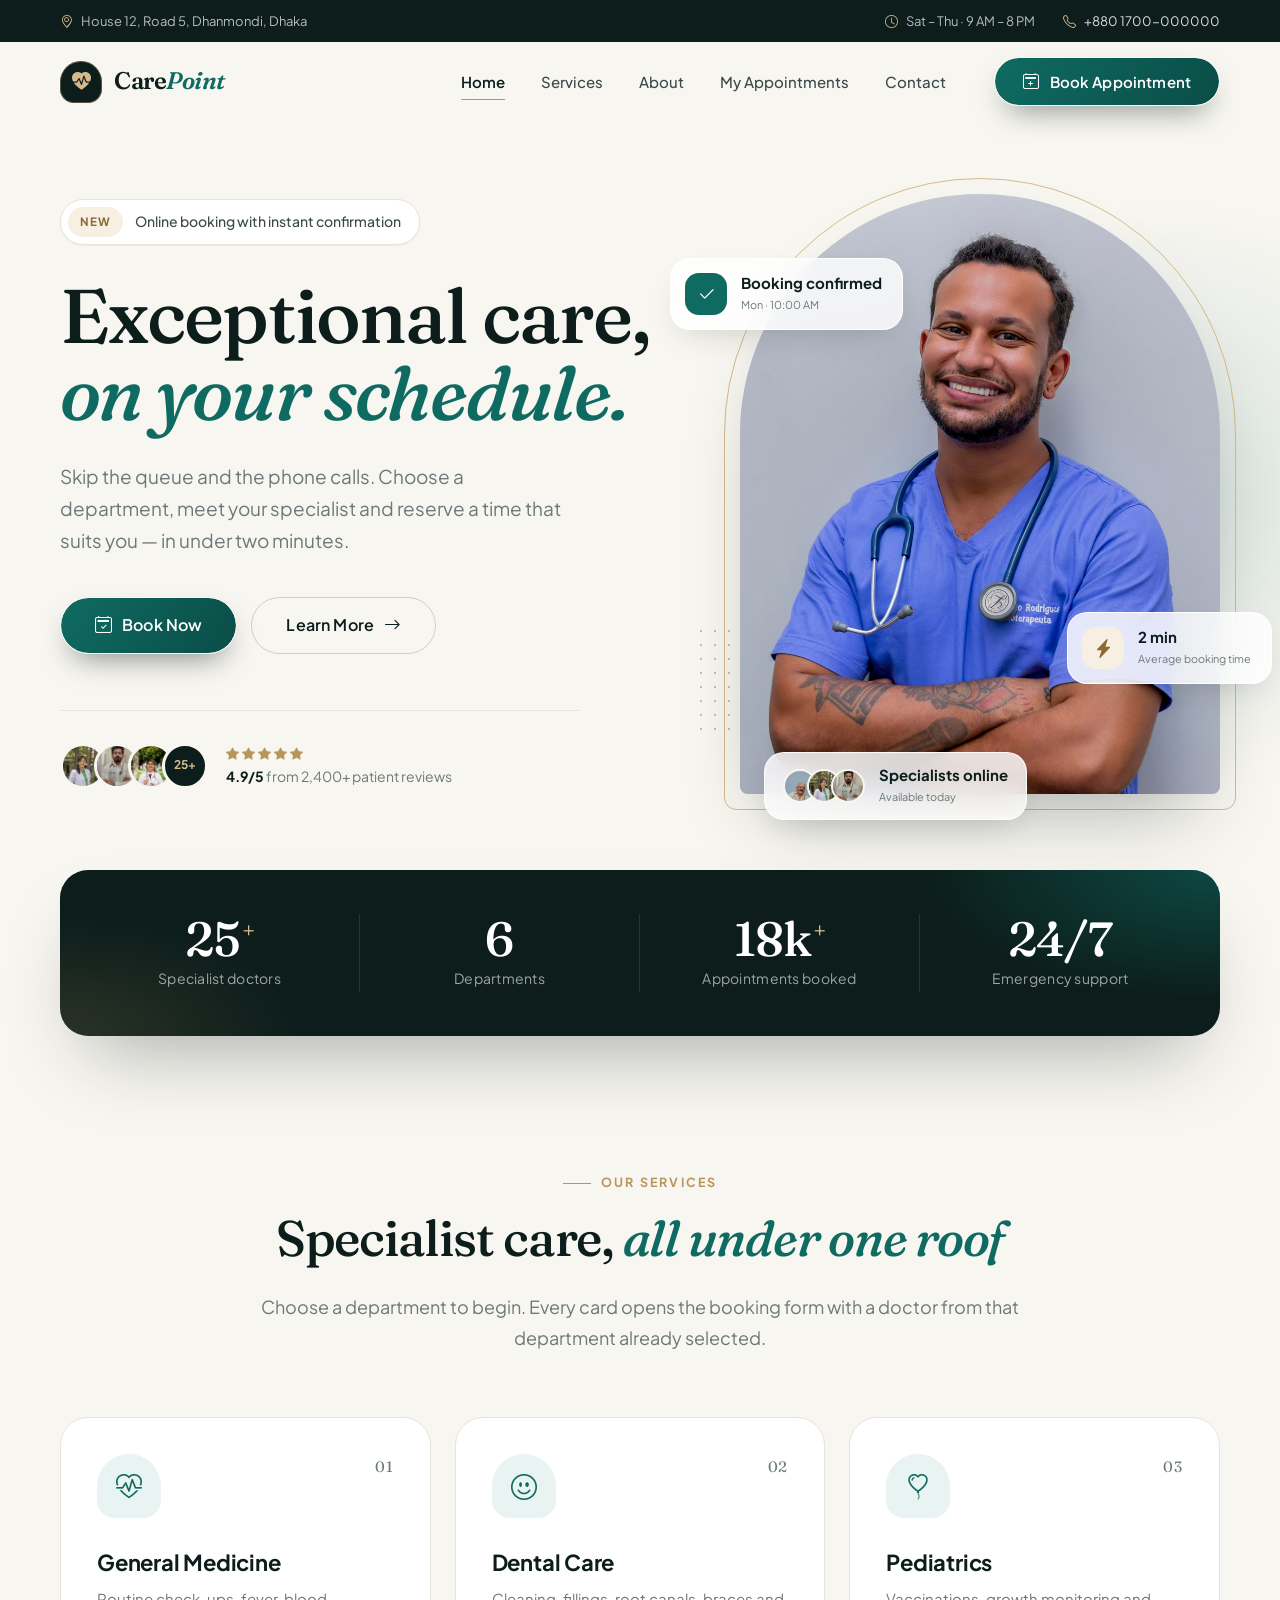
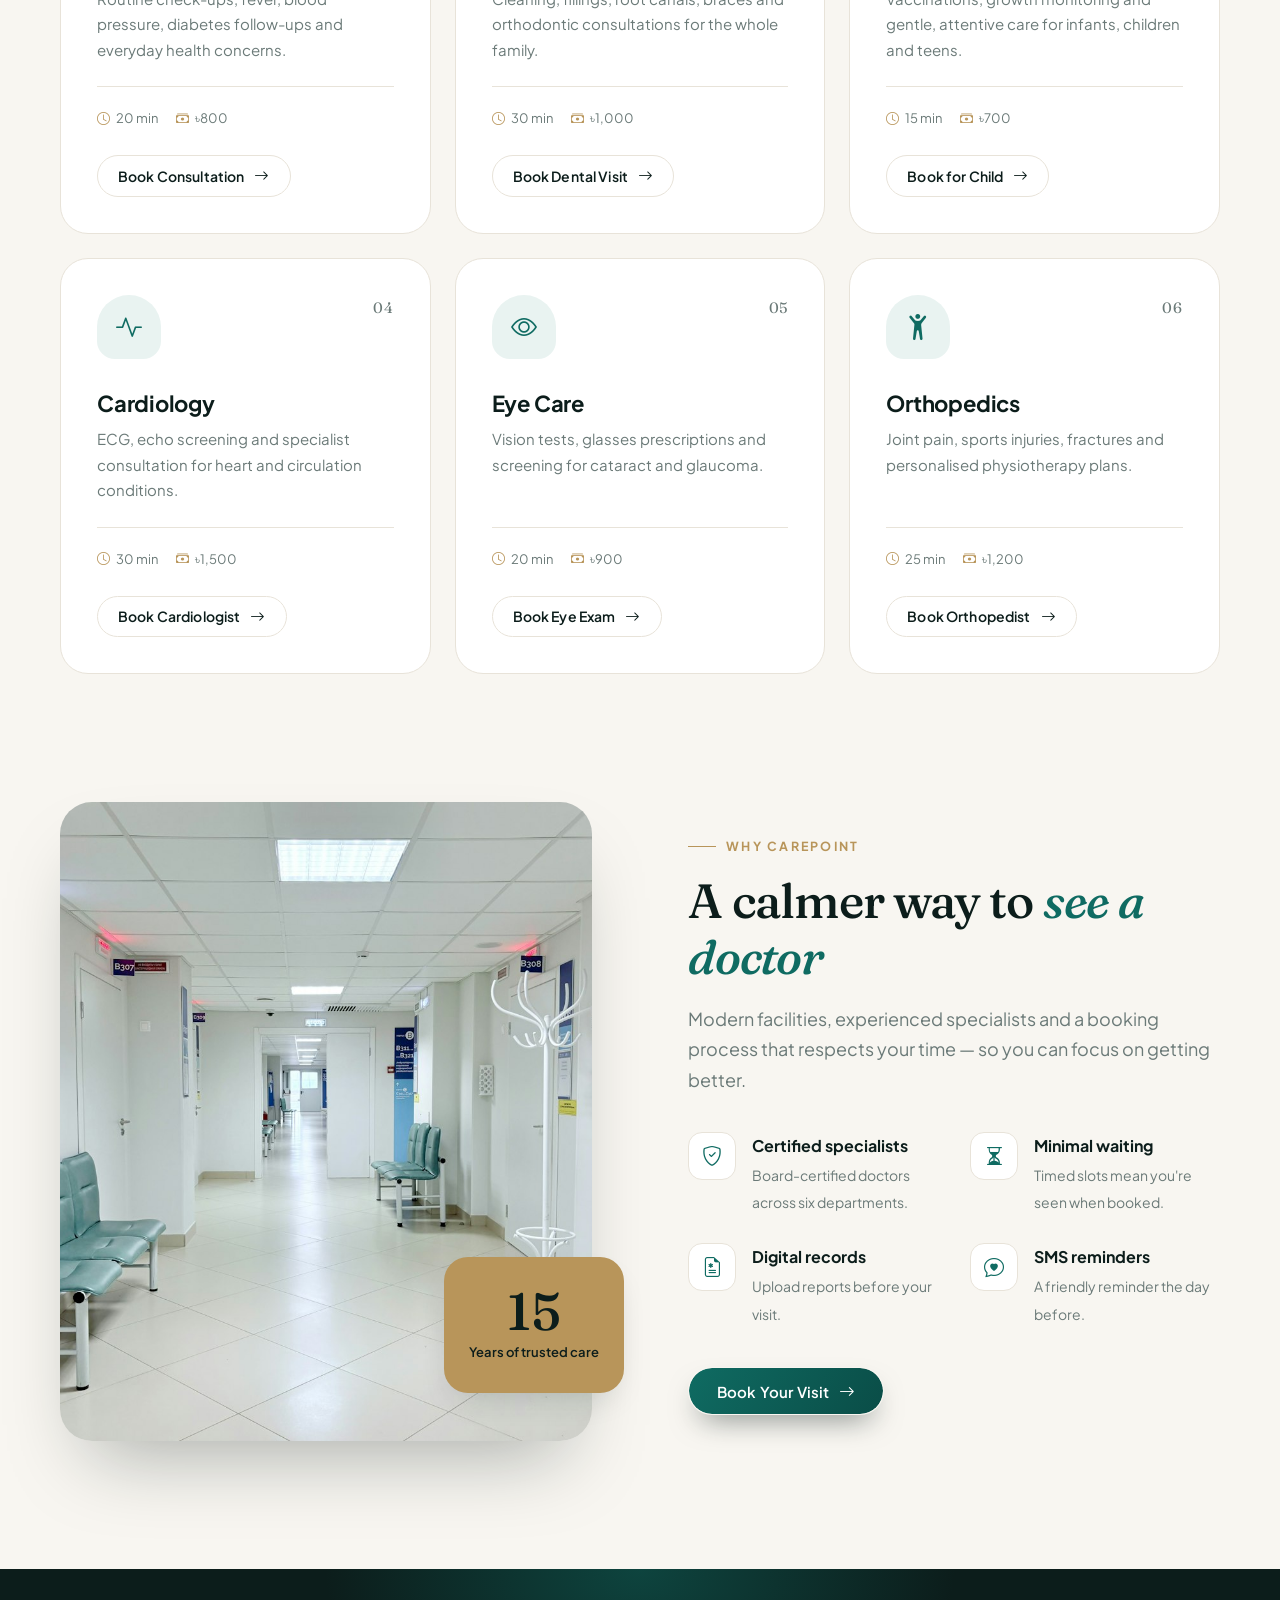
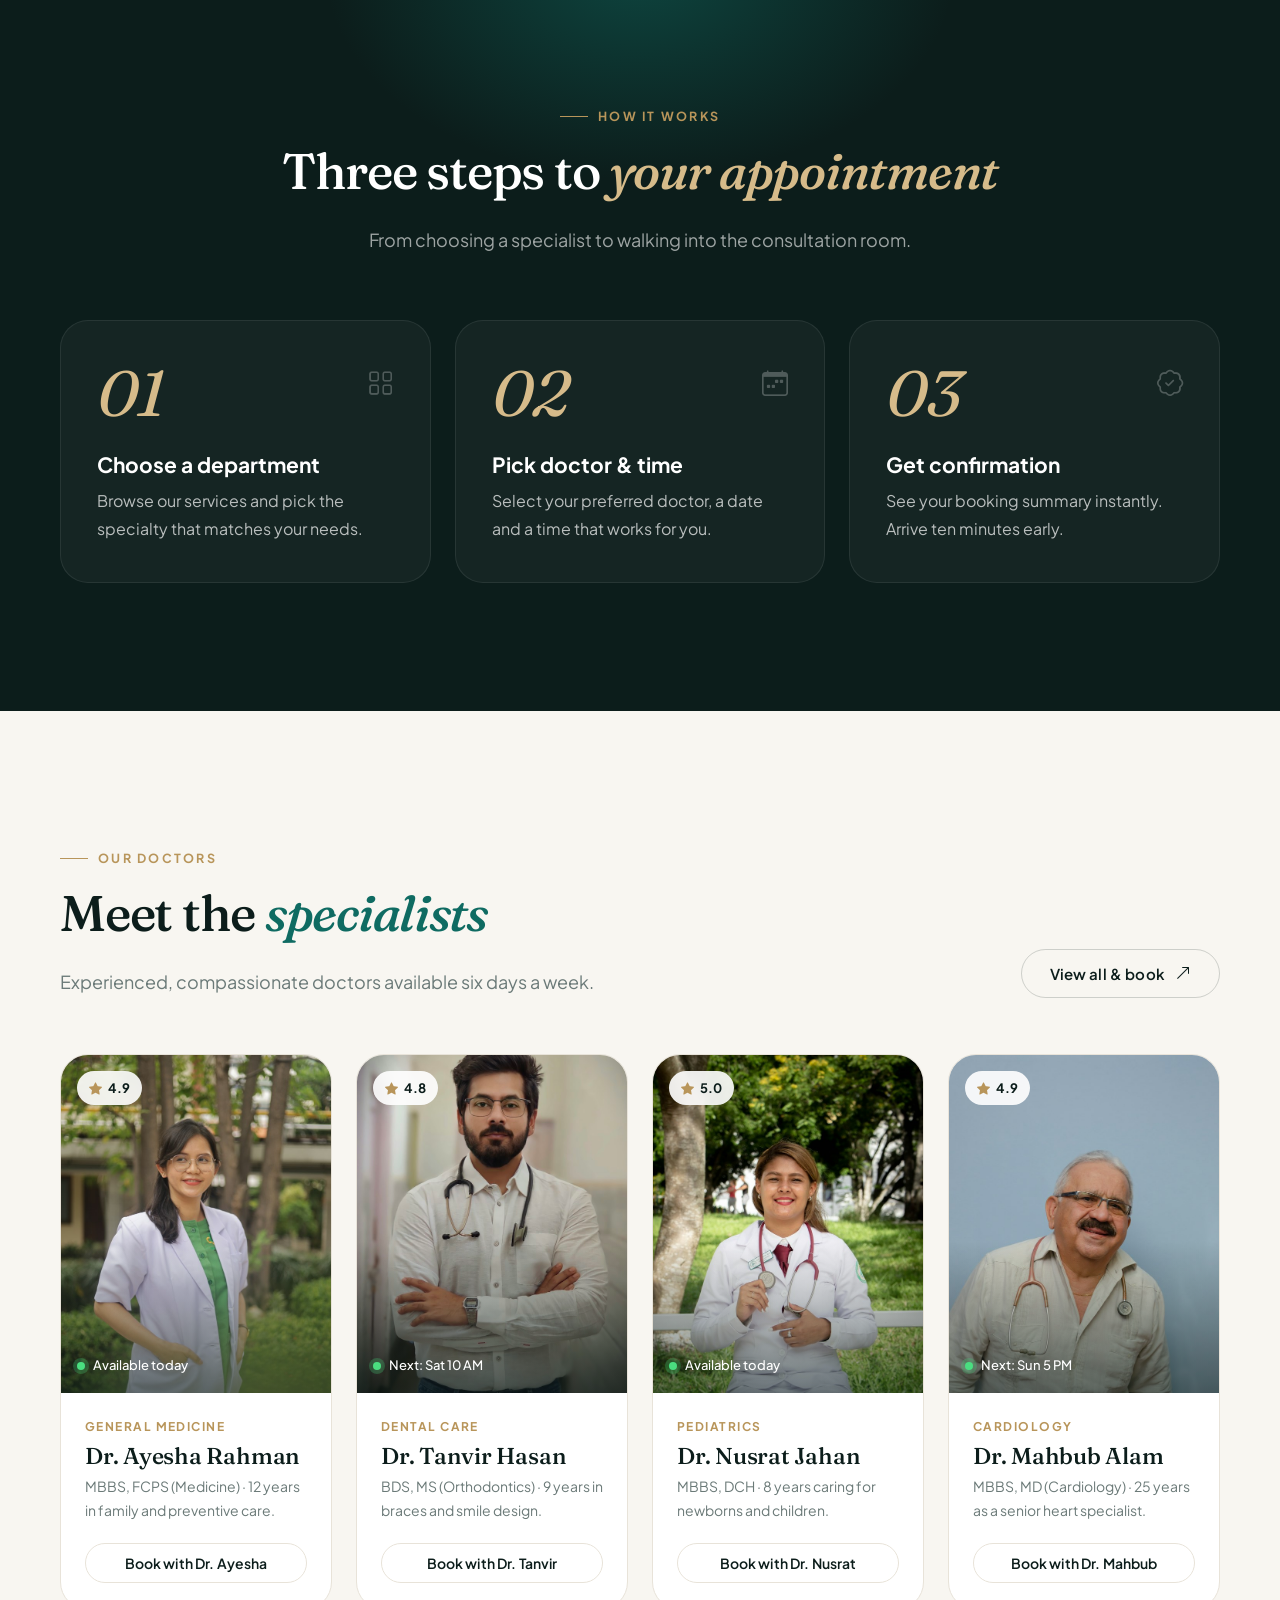
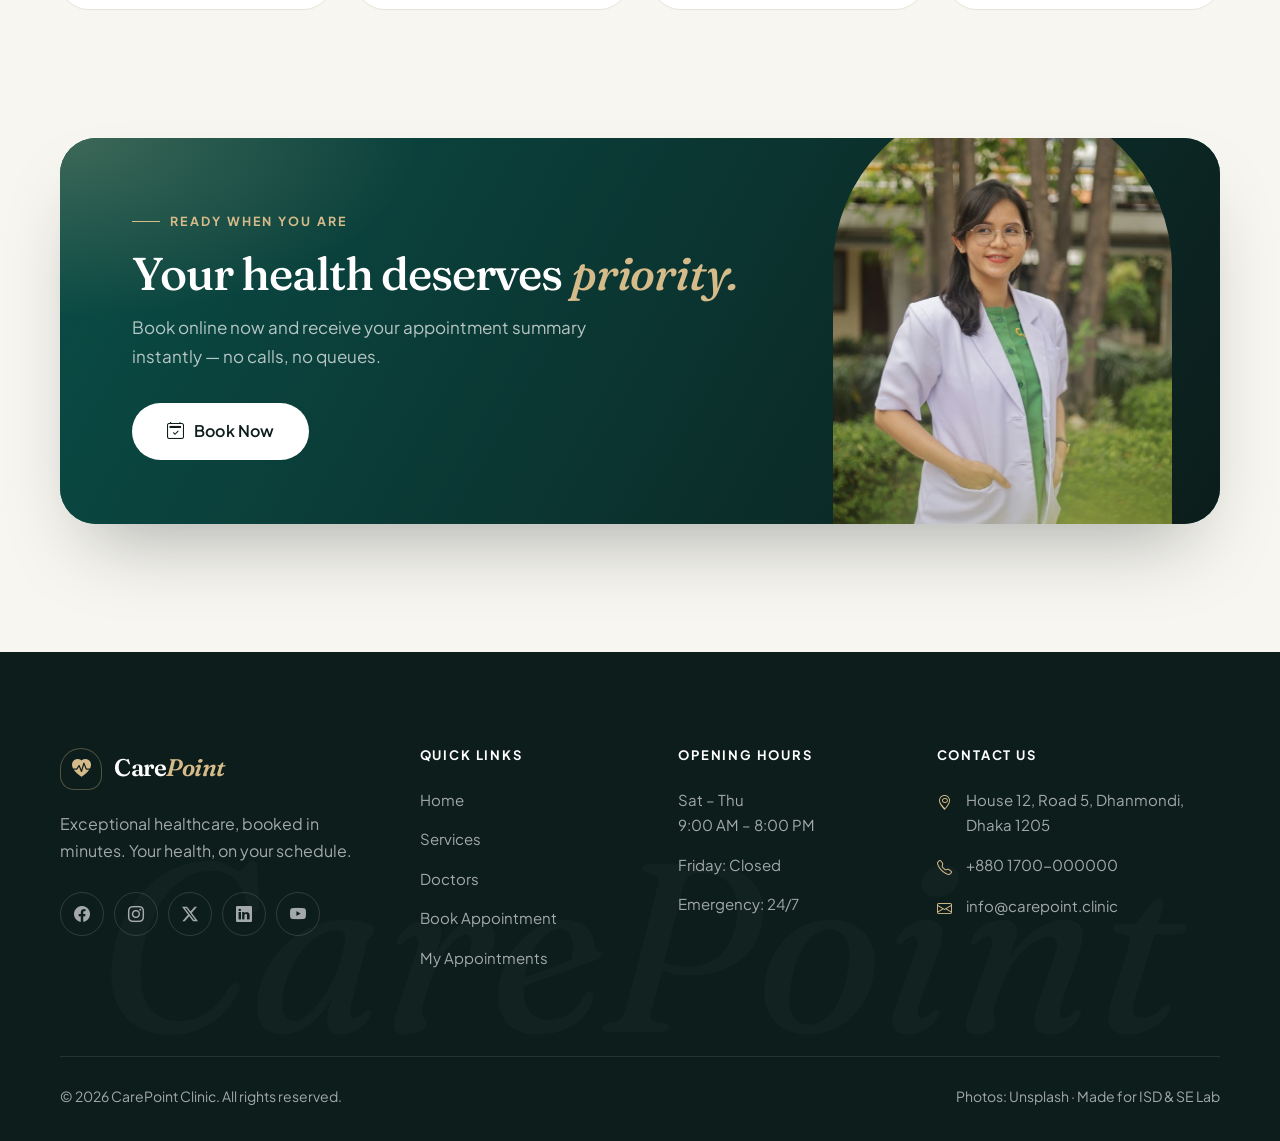
<file: index.html>
<!DOCTYPE html>
<html lang="en" class="no-js">
<head>
  <meta charset="UTF-8">
  <meta name="viewport" content="width=device-width, initial-scale=1.0">
  <title>CarePoint Clinic | Book Doctor Appointments Online</title>
  <meta name="description" content="CarePoint Clinic — choose a department, pick a specialist and book your appointment online in under two minutes.">
  <link href="assets/fonts/fonts.css" rel="stylesheet">
  <link href="assets/icons/bootstrap-icons.min.css" rel="stylesheet">
  <link href="css/style.css" rel="stylesheet">
</head>
<body>

  <!-- Top info bar -->
  <div class="topbar">
    <div class="container">
      <span class="topbar-left"><i class="bi bi-geo-alt"></i> House 12, Road 5, Dhanmondi, Dhaka</span>
      <div class="topbar-right">
        <span class="hide-sm"><i class="bi bi-clock"></i> Sat – Thu · 9 AM – 8 PM</span>
        <a href="tel:+8801700000000"><span><i class="bi bi-telephone"></i> +880 1700-000000</span></a>
      </div>
    </div>
  </div>

  <!-- ================= 1. NAVIGATION BAR ================= -->
  <nav class="nav" aria-label="Main navigation">
    <div class="container">
      <a href="index.html" class="brand"><span class="brand-mark"><i class="bi bi-heart-pulse-fill"></i></span><span>Care<em>Point</em></span></a>

      <button class="nav-toggle" type="button" aria-controls="navMenu" aria-expanded="false" aria-label="Open menu">
        <span></span><span></span><span></span>
      </button>

      <div class="nav-menu" id="navMenu">
        <ul class="nav-links">
          <li><a href="index.html" class="active" aria-current="page">Home</a></li>
          <li><a href="#services">Services</a></li>
          <li><a href="#about">About</a></li>
          <li><a href="appointments.html">My Appointments</a></li>
          <li><a href="#contact">Contact</a></li>
        </ul>
        <a href="book.html" class="btn btn-primary"><i class="bi bi-calendar2-plus"></i> Book Appointment</a>
      </div>
    </div>
  </nav>

  <!-- ================= 2. HERO ================= -->
  <header class="hero">
    <div class="container hero-grid">
      <div>
        <div class="hero-badge reveal"><b>NEW</b> Online booking with instant confirmation</div>
        <h1 class="display reveal">Exceptional care, <em>on your schedule.</em></h1>
        <p class="hero-lead reveal">Skip the queue and the phone calls. Choose a department, meet your specialist and reserve a time that suits you — in under two minutes.</p>

        <div class="hero-ctas reveal">
          <a href="book.html" class="btn btn-primary btn-lg"><i class="bi bi-calendar2-check"></i> Book Now</a>
          <a href="#services" class="btn btn-secondary btn-lg">Learn More <i class="bi bi-arrow-right"></i></a>
        </div>

        <div class="hero-trust reveal">
          <div class="avatars" aria-hidden="true">
            <img src="assets/images/dr-ayesha.jpg" alt="" width="46" height="46">
            <img src="assets/images/dr-tanvir.jpg" alt="" width="46" height="46">
            <img src="assets/images/dr-nusrat.jpg" alt="" width="46" height="46">
            <span>25+</span>
          </div>
          <div>
            <div class="stars" aria-label="Rated 4.9 out of 5"><i class="bi bi-star-fill"></i><i class="bi bi-star-fill"></i><i class="bi bi-star-fill"></i><i class="bi bi-star-fill"></i><i class="bi bi-star-fill"></i></div>
            <small><b>4.9/5</b> from 2,400+ patient reviews</small>
          </div>
        </div>
      </div>

      <div class="hero-media reveal">
        <div class="arch-ring" aria-hidden="true"></div>
        <div class="hero-dots" aria-hidden="true"></div>
        <div class="arch">
          <img src="assets/images/hero-doctor.jpg" alt="Smiling CarePoint doctor wearing a stethoscope" width="1000" height="1200">
        </div>
        <div class="glass glass-1" aria-hidden="true"><i class="bi bi-check2"></i><div><b>Booking confirmed</b><small>Mon · 10:00 AM</small></div></div>
        <div class="glass glass-2" aria-hidden="true"><i class="bi bi-lightning-charge-fill"></i><div><b>2 min</b><small>Average booking time</small></div></div>
        <div class="glass glass-3" aria-hidden="true">
          <div class="avatars"><img src="assets/images/dr-mahbub.jpg" alt=""><img src="assets/images/dr-ayesha.jpg" alt=""><img src="assets/images/dr-tanvir.jpg" alt=""></div>
          <div><b>Specialists online</b><small>Available today</small></div>
        </div>
      </div>
    </div>
  </header>

  <!-- Stats strip -->
  <div class="stats">
    <div class="container">
      <div class="stats-card reveal">
        <div class="stat"><b>25<sup>+</sup></b><span>Specialist doctors</span></div>
        <div class="stat"><b>6</b><span>Departments</span></div>
        <div class="stat"><b>18k<sup>+</sup></b><span>Appointments booked</span></div>
        <div class="stat"><b>24/7</b><span>Emergency support</span></div>
      </div>
    </div>
  </div>

  <main>
    <!-- ================= 3. CONTENT CARDS — Services ================= -->
    <section id="services" class="section">
      <div class="container">
        <div class="section-head reveal">
          <span class="eyebrow">Our Services</span>
          <h2 class="display">Specialist care, <em>all under one roof</em></h2>
          <p>Choose a department to begin. Every card opens the booking form with a doctor from that department already selected.</p>
        </div>

        <div class="cards">
          <article class="card reveal">
            <div class="card-top"><div class="card-icon"><i class="bi bi-heart-pulse"></i></div><span class="card-num">01</span></div>
            <h3>General Medicine</h3>
            <p>Routine check-ups, fever, blood pressure, diabetes follow-ups and everyday health concerns.</p>
            <div class="card-meta"><span><i class="bi bi-clock"></i>20 min</span><span><i class="bi bi-cash-stack"></i>৳800</span></div>
            <a href="book.html?dept=general" class="btn btn-ghost">Book Consultation <i class="bi bi-arrow-right"></i></a>
          </article>
          <article class="card reveal">
            <div class="card-top"><div class="card-icon"><i class="bi bi-emoji-smile"></i></div><span class="card-num">02</span></div>
            <h3>Dental Care</h3>
            <p>Cleaning, fillings, root canals, braces and orthodontic consultations for the whole family.</p>
            <div class="card-meta"><span><i class="bi bi-clock"></i>30 min</span><span><i class="bi bi-cash-stack"></i>৳1,000</span></div>
            <a href="book.html?dept=dental" class="btn btn-ghost">Book Dental Visit <i class="bi bi-arrow-right"></i></a>
          </article>
          <article class="card reveal">
            <div class="card-top"><div class="card-icon"><i class="bi bi-balloon-heart"></i></div><span class="card-num">03</span></div>
            <h3>Pediatrics</h3>
            <p>Vaccinations, growth monitoring and gentle, attentive care for infants, children and teens.</p>
            <div class="card-meta"><span><i class="bi bi-clock"></i>15 min</span><span><i class="bi bi-cash-stack"></i>৳700</span></div>
            <a href="book.html?dept=pediatrics" class="btn btn-ghost">Book for Child <i class="bi bi-arrow-right"></i></a>
          </article>
          <article class="card reveal">
            <div class="card-top"><div class="card-icon"><i class="bi bi-activity"></i></div><span class="card-num">04</span></div>
            <h3>Cardiology</h3>
            <p>ECG, echo screening and specialist consultation for heart and circulation conditions.</p>
            <div class="card-meta"><span><i class="bi bi-clock"></i>30 min</span><span><i class="bi bi-cash-stack"></i>৳1,500</span></div>
            <a href="book.html?dept=cardiology" class="btn btn-ghost">Book Cardiologist <i class="bi bi-arrow-right"></i></a>
          </article>
          <article class="card reveal">
            <div class="card-top"><div class="card-icon"><i class="bi bi-eye"></i></div><span class="card-num">05</span></div>
            <h3>Eye Care</h3>
            <p>Vision tests, glasses prescriptions and screening for cataract and glaucoma.</p>
            <div class="card-meta"><span><i class="bi bi-clock"></i>20 min</span><span><i class="bi bi-cash-stack"></i>৳900</span></div>
            <a href="book.html?dept=eye" class="btn btn-ghost">Book Eye Exam <i class="bi bi-arrow-right"></i></a>
          </article>
          <article class="card reveal">
            <div class="card-top"><div class="card-icon"><i class="bi bi-person-arms-up"></i></div><span class="card-num">06</span></div>
            <h3>Orthopedics</h3>
            <p>Joint pain, sports injuries, fractures and personalised physiotherapy plans.</p>
            <div class="card-meta"><span><i class="bi bi-clock"></i>25 min</span><span><i class="bi bi-cash-stack"></i>৳1,200</span></div>
            <a href="book.html?dept=ortho" class="btn btn-ghost">Book Orthopedist <i class="bi bi-arrow-right"></i></a>
          </article>
        </div>
      </div>
    </section>

    <!-- About / Why choose us -->
    <section id="about" class="section" style="padding-top:0">
      <div class="container about">
        <div class="about-media reveal">
          <div class="photo"><img src="assets/images/clinic.jpg" alt="Bright, clean corridor inside CarePoint Clinic" width="1200" height="1000" loading="lazy"></div>
          <div class="about-badge"><b>15</b><span>Years of trusted care</span></div>
        </div>
        <div class="reveal">
          <span class="eyebrow">Why CarePoint</span>
          <h2 class="display">A calmer way to <em>see a doctor</em></h2>
          <p class="about-lead">Modern facilities, experienced specialists and a booking process that respects your time — so you can focus on getting better.</p>
          <ul class="features">
            <li><i class="bi bi-shield-check"></i><div><b>Certified specialists</b><span>Board-certified doctors across six departments.</span></div></li>
            <li><i class="bi bi-hourglass-split"></i><div><b>Minimal waiting</b><span>Timed slots mean you're seen when booked.</span></div></li>
            <li><i class="bi bi-file-earmark-medical"></i><div><b>Digital records</b><span>Upload reports before your visit.</span></div></li>
            <li><i class="bi bi-chat-heart"></i><div><b>SMS reminders</b><span>A friendly reminder the day before.</span></div></li>
          </ul>
          <a href="book.html" class="btn btn-primary">Book Your Visit <i class="bi bi-arrow-right"></i></a>
        </div>
      </div>
    </section>

    <!-- How it works -->
    <section id="how" class="section dark-section">
      <div class="container">
        <div class="section-head reveal">
          <span class="eyebrow">How It Works</span>
          <h2 class="display">Three steps to <em style="color:var(--gold-2)">your appointment</em></h2>
          <p>From choosing a specialist to walking into the consultation room.</p>
        </div>
        <div class="steps">
          <div class="step reveal"><i class="bi bi-grid"></i><div class="step-num">01</div><h3>Choose a department</h3><p>Browse our services and pick the specialty that matches your needs.</p></div>
          <div class="step reveal"><i class="bi bi-calendar-week"></i><div class="step-num">02</div><h3>Pick doctor &amp; time</h3><p>Select your preferred doctor, a date and a time that works for you.</p></div>
          <div class="step reveal"><i class="bi bi-patch-check"></i><div class="step-num">03</div><h3>Get confirmation</h3><p>See your booking summary instantly. Arrive ten minutes early.</p></div>
        </div>
      </div>
    </section>

    <!-- Doctors -->
    <section id="doctors" class="section">
      <div class="container">
        <div class="doctors-head reveal">
          <div class="section-head left">
            <span class="eyebrow">Our Doctors</span>
            <h2 class="display">Meet the <em>specialists</em></h2>
            <p>Experienced, compassionate doctors available six days a week.</p>
          </div>
          <a href="book.html" class="btn btn-secondary">View all &amp; book <i class="bi bi-arrow-up-right"></i></a>
        </div>

        <div class="doc-grid">
          <article class="doc reveal">
            <div class="doc-photo">
              <img src="assets/images/dr-ayesha.jpg" alt="Dr. Ayesha Rahman" width="700" height="875" loading="lazy">
              <span class="doc-rating"><i class="bi bi-star-fill"></i> 4.9</span>
              <span class="doc-avail">Available today</span>
            </div>
            <div class="doc-body">
              <div class="doc-role">General Medicine</div>
              <h3>Dr. Ayesha Rahman</h3>
              <p>MBBS, FCPS (Medicine) · 12 years in family and preventive care.</p>
              <a href="book.html?dept=general&amp;doctor=Dr.%20Ayesha%20Rahman" class="btn btn-ghost">Book with Dr. Ayesha</a>
            </div>
          </article>
          <article class="doc reveal">
            <div class="doc-photo">
              <img src="assets/images/dr-tanvir.jpg" alt="Dr. Tanvir Hasan" width="700" height="875" loading="lazy">
              <span class="doc-rating"><i class="bi bi-star-fill"></i> 4.8</span>
              <span class="doc-avail">Next: Sat 10 AM</span>
            </div>
            <div class="doc-body">
              <div class="doc-role">Dental Care</div>
              <h3>Dr. Tanvir Hasan</h3>
              <p>BDS, MS (Orthodontics) · 9 years in braces and smile design.</p>
              <a href="book.html?dept=dental&amp;doctor=Dr.%20Tanvir%20Hasan" class="btn btn-ghost">Book with Dr. Tanvir</a>
            </div>
          </article>
          <article class="doc reveal">
            <div class="doc-photo">
              <img src="assets/images/dr-nusrat.jpg" alt="Dr. Nusrat Jahan" width="700" height="875" loading="lazy">
              <span class="doc-rating"><i class="bi bi-star-fill"></i> 5.0</span>
              <span class="doc-avail">Available today</span>
            </div>
            <div class="doc-body">
              <div class="doc-role">Pediatrics</div>
              <h3>Dr. Nusrat Jahan</h3>
              <p>MBBS, DCH · 8 years caring for newborns and children.</p>
              <a href="book.html?dept=pediatrics&amp;doctor=Dr.%20Nusrat%20Jahan" class="btn btn-ghost">Book with Dr. Nusrat</a>
            </div>
          </article>
          <article class="doc reveal">
            <div class="doc-photo">
              <img src="assets/images/dr-mahbub.jpg" alt="Dr. Mahbub Alam" width="700" height="875" loading="lazy">
              <span class="doc-rating"><i class="bi bi-star-fill"></i> 4.9</span>
              <span class="doc-avail">Next: Sun 5 PM</span>
            </div>
            <div class="doc-body">
              <div class="doc-role">Cardiology</div>
              <h3>Dr. Mahbub Alam</h3>
              <p>MBBS, MD (Cardiology) · 25 years as a senior heart specialist.</p>
              <a href="book.html?dept=cardiology&amp;doctor=Dr.%20Mahbub%20Alam" class="btn btn-ghost">Book with Dr. Mahbub</a>
            </div>
          </article>
        </div>
        <div class="swipe-hint"><i class="bi bi-arrow-left-right"></i> Swipe to see more doctors</div>
      </div>
    </section>

    <!-- CTA band -->
    <section class="container">
      <div class="cta-band reveal">
        <div class="cta-copy">
          <span class="eyebrow">Ready when you are</span>
          <h2 class="display">Your health deserves <em style="color:var(--gold-2)">priority.</em></h2>
          <p>Book online now and receive your appointment summary instantly — no calls, no queues.</p>
          <a href="book.html" class="btn btn-light btn-lg"><i class="bi bi-calendar2-check"></i> Book Now</a>
        </div>
        <div class="cta-img" aria-hidden="true"><img src="assets/images/dr-ayesha.jpg" alt="" loading="lazy"></div>
      </div>
    </section>
  </main>

  <!-- ================= 4. FOOTER ================= -->
  <footer id="contact" class="footer">
    <div class="container">
      <div class="footer-grid">
        <div>
          <a href="index.html" class="brand"><span class="brand-mark"><i class="bi bi-heart-pulse-fill"></i></span><span>Care<em style="color:var(--gold-2)">Point</em></span></a>
          <p>Exceptional healthcare, booked in minutes. Your health, on your schedule.</p>
          <div class="social">
            <a href="https://facebook.com" target="_blank" rel="noopener" aria-label="Facebook"><i class="bi bi-facebook"></i></a>
            <a href="https://instagram.com" target="_blank" rel="noopener" aria-label="Instagram"><i class="bi bi-instagram"></i></a>
            <a href="https://x.com" target="_blank" rel="noopener" aria-label="X (Twitter)"><i class="bi bi-twitter-x"></i></a>
            <a href="https://linkedin.com" target="_blank" rel="noopener" aria-label="LinkedIn"><i class="bi bi-linkedin"></i></a>
            <a href="https://youtube.com" target="_blank" rel="noopener" aria-label="YouTube"><i class="bi bi-youtube"></i></a>
          </div>
        </div>
        <div>
          <h4>Quick Links</h4>
          <ul>
            <li><a href="index.html">Home</a></li>
            <li><a href="#services">Services</a></li>
            <li><a href="#doctors">Doctors</a></li>
            <li><a href="book.html">Book Appointment</a></li>
            <li><a href="appointments.html">My Appointments</a></li>
          </ul>
        </div>
        <div>
          <h4>Opening Hours</h4>
          <ul>
            <li>Sat – Thu<br>9:00 AM – 8:00 PM</li>
            <li>Friday: Closed</li>
            <li>Emergency: 24/7</li>
          </ul>
        </div>
        <div>
          <h4>Contact Us</h4>
          <ul class="contact-list">
            <li><i class="bi bi-geo-alt"></i><span>House 12, Road 5, Dhanmondi, Dhaka 1205</span></li>
            <li><i class="bi bi-telephone"></i><a href="tel:+8801700000000">+880 1700-000000</a></li>
            <li><i class="bi bi-envelope"></i><a href="mailto:info@carepoint.clinic">info@carepoint.clinic</a></li>
          </ul>
        </div>
      </div>
      <div class="footer-bottom">
        <span>&copy; <span id="year"></span> CarePoint Clinic. All rights reserved.</span>
        <span>Photos: Unsplash · Made for ISD &amp; SE Lab</span>
      </div>
    </div>
  </footer>

  <script src="js/main.js"></script>
</body>
</html>
</file>
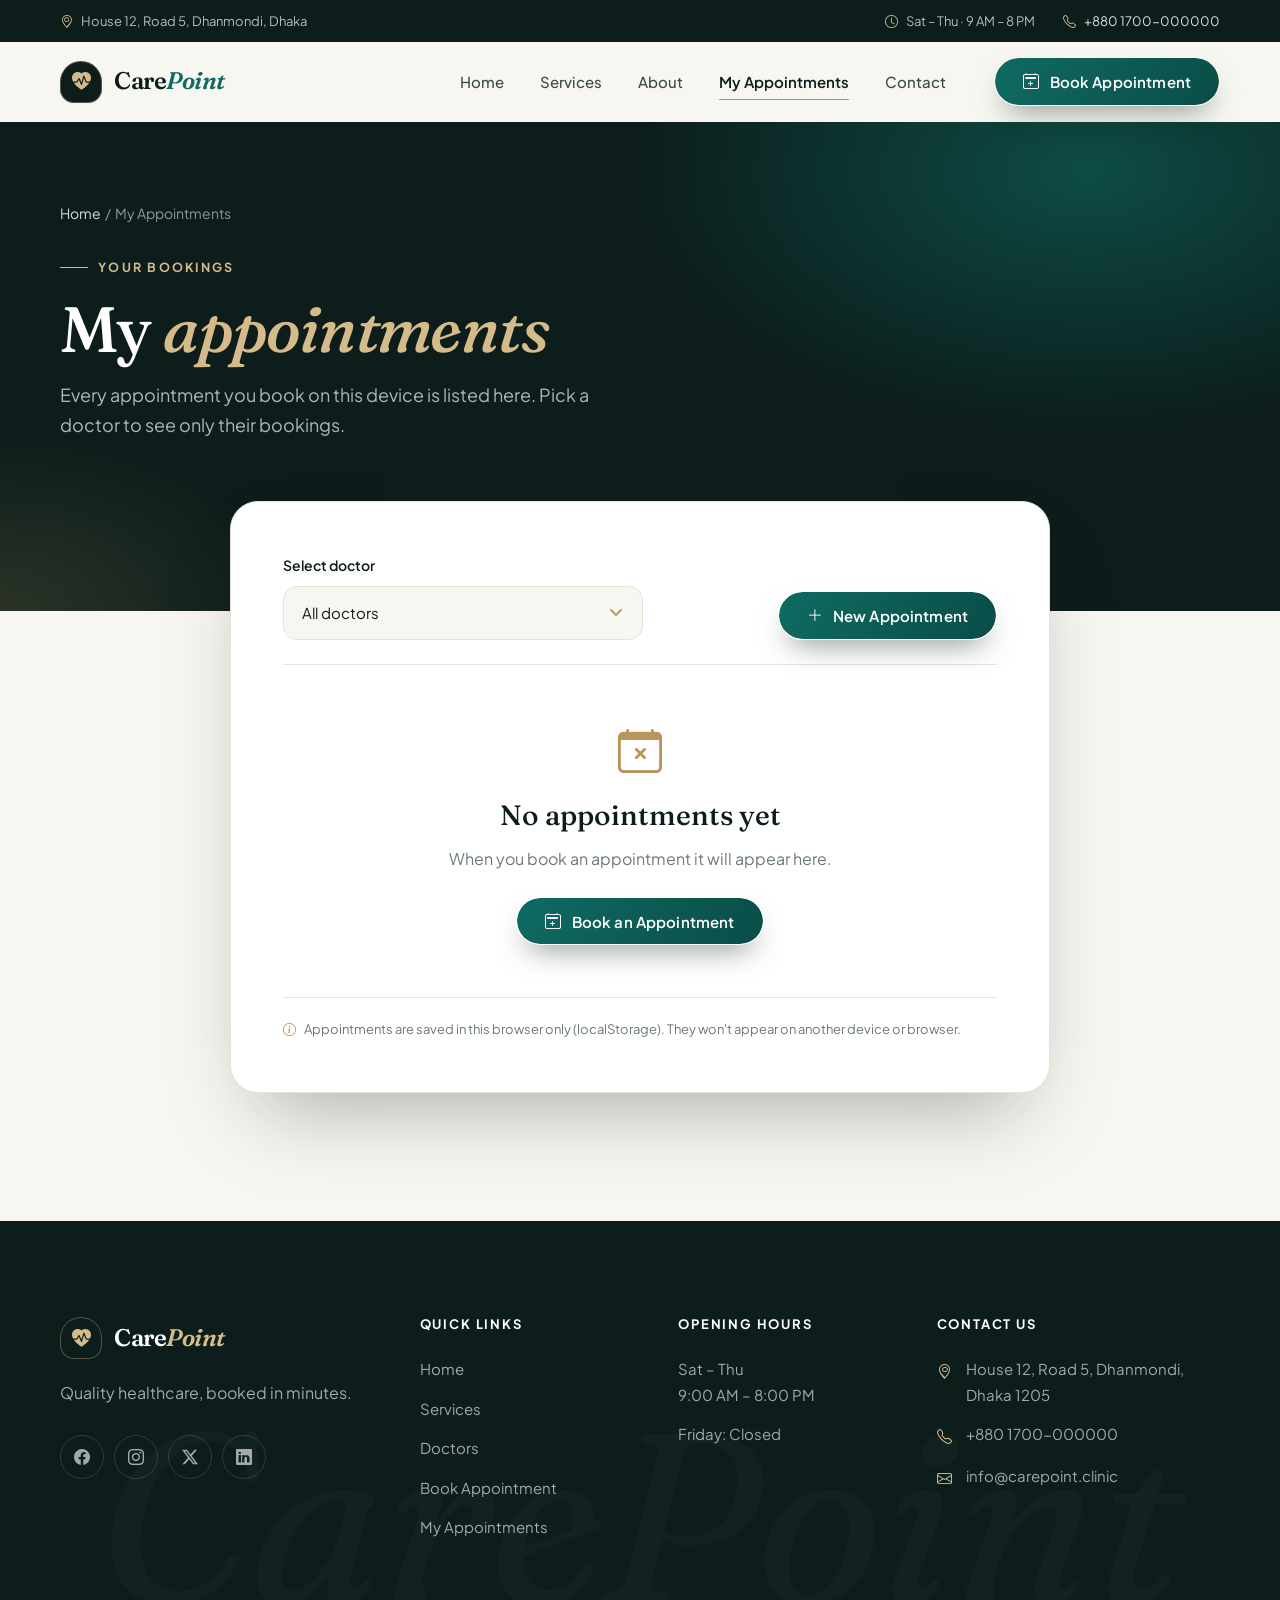
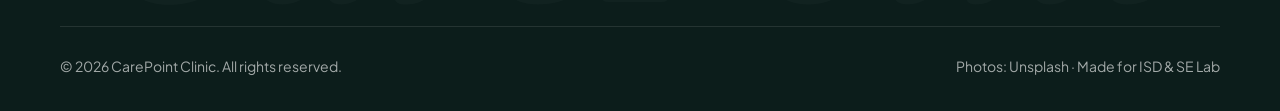
<file: appointments.html>
<!DOCTYPE html>
<html lang="en" class="no-js">
<head>
  <meta charset="UTF-8">
  <meta name="viewport" content="width=device-width, initial-scale=1.0">
  <title>My Appointments | CarePoint Clinic</title>
  <meta name="description" content="View the appointments you booked at CarePoint Clinic.">
  <link href="assets/fonts/fonts.css" rel="stylesheet">
  <link href="assets/icons/bootstrap-icons.min.css" rel="stylesheet">
  <link href="css/style.css" rel="stylesheet">
</head>
<body>

  <!-- Top info bar -->
  <div class="topbar">
    <div class="container">
      <span class="topbar-left"><i class="bi bi-geo-alt"></i> House 12, Road 5, Dhanmondi, Dhaka</span>
      <div class="topbar-right">
        <span class="hide-sm"><i class="bi bi-clock"></i> Sat – Thu · 9 AM – 8 PM</span>
        <a href="tel:+8801700000000"><span><i class="bi bi-telephone"></i> +880 1700-000000</span></a>
      </div>
    </div>
  </div>

  <!-- Navigation (same as Page 1) -->
  <nav class="nav" aria-label="Main navigation">
    <div class="container">
      <a href="index.html" class="brand"><span class="brand-mark"><i class="bi bi-heart-pulse-fill"></i></span><span>Care<em>Point</em></span></a>
      <button class="nav-toggle" type="button" aria-controls="navMenu" aria-expanded="false" aria-label="Open menu">
        <span></span><span></span><span></span>
      </button>
      <div class="nav-menu" id="navMenu">
        <ul class="nav-links">
          <li><a href="index.html">Home</a></li>
          <li><a href="index.html#services">Services</a></li>
          <li><a href="index.html#about">About</a></li>
          <li><a href="appointments.html" class="active" aria-current="page">My Appointments</a></li>
          <li><a href="#contact">Contact</a></li>
        </ul>
        <a href="book.html" class="btn btn-primary"><i class="bi bi-calendar2-plus"></i> Book Appointment</a>
      </div>
    </div>
  </nav>

  <header class="page-hero">
    <div class="container">
      <div>
        <div class="crumbs"><a href="index.html">Home</a> &nbsp;/&nbsp; My Appointments</div>
        <span class="eyebrow">Your Bookings</span>
        <h1 class="display">My <em>appointments</em></h1>
        <p>Every appointment you book on this device is listed here. Pick a doctor to see only their bookings.</p>
      </div>
    </div>
  </header>

  <main class="booking">
    <div class="container booking-single">
      <div class="form-card appts">

        <!-- Toolbar: filter by doctor -->
        <div class="appts-bar">
          <div class="field">
            <label class="label" for="doctorFilter">Select doctor</label>
            <select class="control" id="doctorFilter">
              <option value="">All doctors</option>
            </select>
          </div>
          <a href="book.html" class="btn btn-primary"><i class="bi bi-plus-lg"></i> New Appointment</a>
        </div>
        <p class="appts-count" id="apptCount" aria-live="polite"></p>

        <!-- List (filled by js/appointments.js) -->
        <ul class="appt-list" id="apptList"></ul>

        <!-- Empty state -->
        <div class="appt-empty hidden" id="apptEmpty">
          <i class="bi bi-calendar-x"></i>
          <h2>No appointments yet</h2>
          <p id="emptyText">When you book an appointment it will appear here.</p>
          <a href="book.html" class="btn btn-primary"><i class="bi bi-calendar2-plus"></i> Book an Appointment</a>
        </div>

        <p class="appts-note"><i class="bi bi-info-circle"></i> Appointments are saved in this browser only (localStorage). They won't appear on another device or browser.</p>
      </div>
    </div>
  </main>

  <footer id="contact" class="footer">
    <div class="container">
      <div class="footer-grid">
        <div>
          <a href="index.html" class="brand"><span class="brand-mark"><i class="bi bi-heart-pulse-fill"></i></span><span>Care<em style="color:var(--gold-2)">Point</em></span></a>
          <p>Quality healthcare, booked in minutes.</p>
          <div class="social">
            <a href="https://facebook.com" target="_blank" rel="noopener" aria-label="Facebook"><i class="bi bi-facebook"></i></a>
            <a href="https://instagram.com" target="_blank" rel="noopener" aria-label="Instagram"><i class="bi bi-instagram"></i></a>
            <a href="https://x.com" target="_blank" rel="noopener" aria-label="X (Twitter)"><i class="bi bi-twitter-x"></i></a>
            <a href="https://linkedin.com" target="_blank" rel="noopener" aria-label="LinkedIn"><i class="bi bi-linkedin"></i></a>
          </div>
        </div>
        <div>
          <h4>Quick Links</h4>
          <ul>
            <li><a href="index.html">Home</a></li>
            <li><a href="index.html#services">Services</a></li>
            <li><a href="index.html#doctors">Doctors</a></li>
            <li><a href="book.html">Book Appointment</a></li>
            <li><a href="appointments.html">My Appointments</a></li>
          </ul>
        </div>
        <div>
          <h4>Opening Hours</h4>
          <ul>
            <li>Sat – Thu<br>9:00 AM – 8:00 PM</li>
            <li>Friday: Closed</li>
          </ul>
        </div>
        <div>
          <h4>Contact Us</h4>
          <ul class="contact-list">
            <li><i class="bi bi-geo-alt"></i><span>House 12, Road 5, Dhanmondi, Dhaka 1205</span></li>
            <li><i class="bi bi-telephone"></i><a href="tel:+8801700000000">+880 1700-000000</a></li>
            <li><i class="bi bi-envelope"></i><a href="mailto:info@carepoint.clinic">info@carepoint.clinic</a></li>
          </ul>
        </div>
      </div>
      <div class="footer-bottom">
        <span>&copy; <span id="year"></span> CarePoint Clinic. All rights reserved.</span>
        <span>Photos: Unsplash · Made for ISD &amp; SE Lab</span>
      </div>
    </div>
  </footer>

  <script src="js/main.js"></script>
  <script src="js/appointments.js"></script>
</body>
</html>
</file>
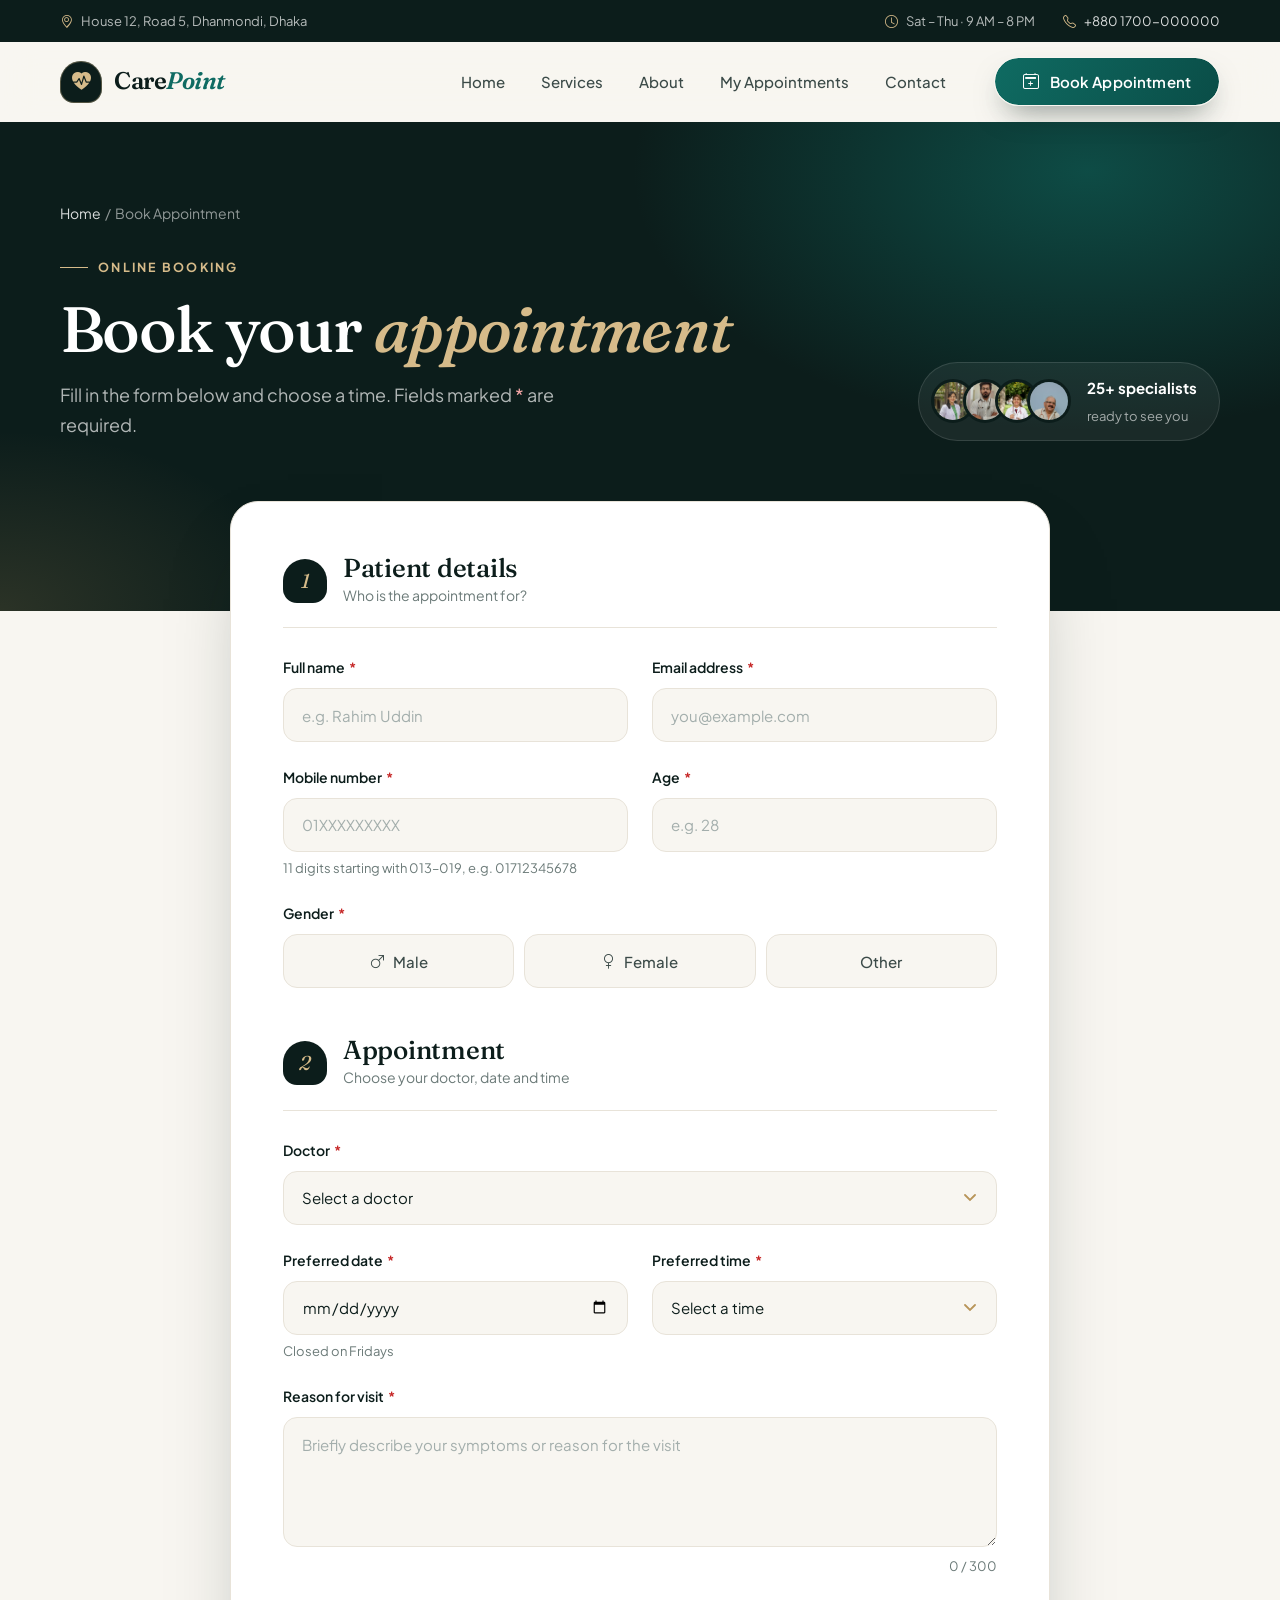
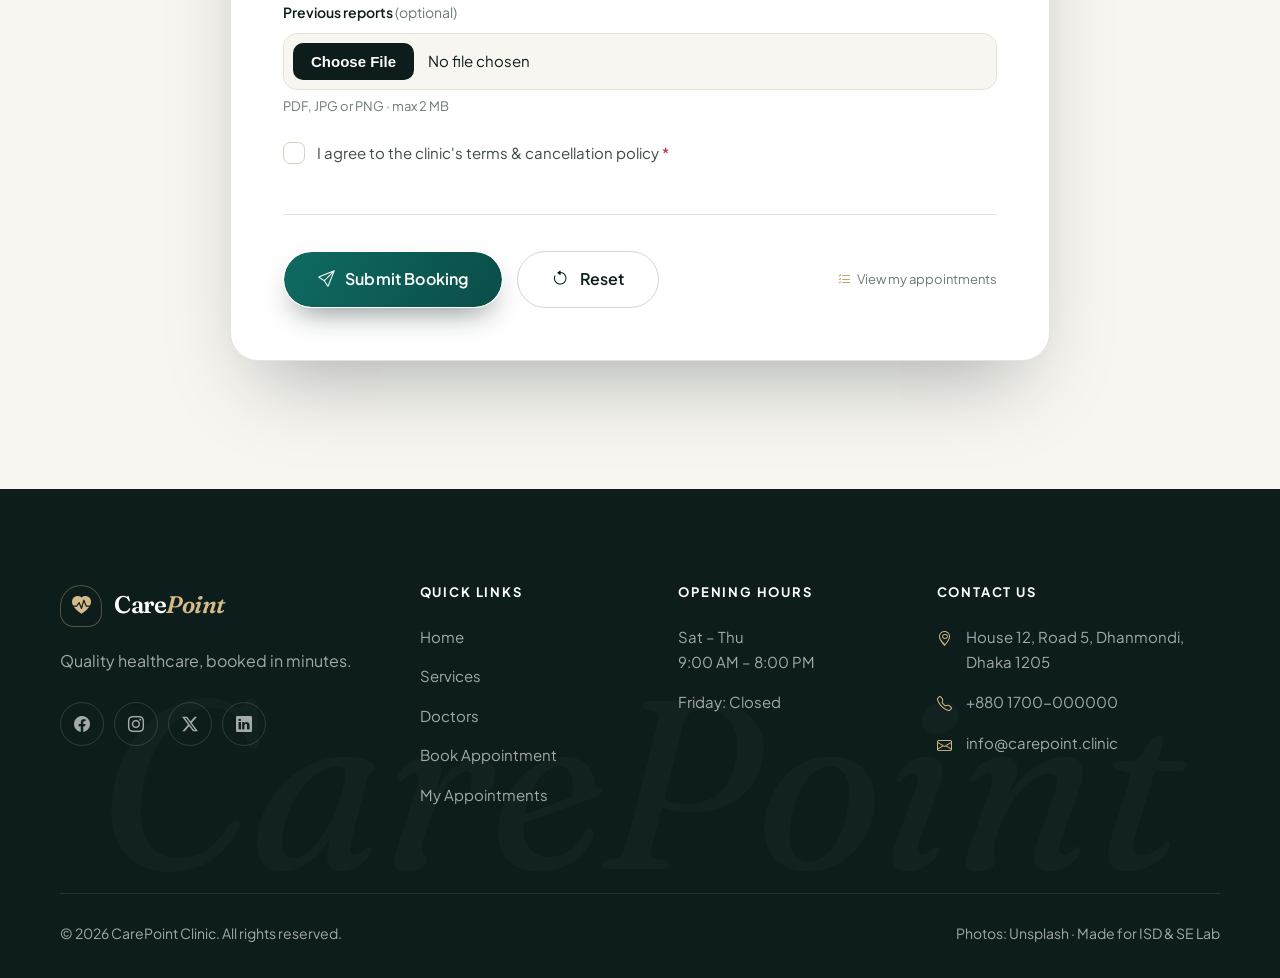
<file: book.html>
<!DOCTYPE html>
<html lang="en" class="no-js">
<head>
  <meta charset="UTF-8">
  <meta name="viewport" content="width=device-width, initial-scale=1.0">
  <title>Book an Appointment | CarePoint Clinic</title>
  <meta name="description" content="Book a doctor appointment at CarePoint Clinic.">
  <link href="assets/fonts/fonts.css" rel="stylesheet">
  <link href="assets/icons/bootstrap-icons.min.css" rel="stylesheet">
  <link href="css/style.css" rel="stylesheet">
</head>
<body>

  <!-- Top info bar -->
  <div class="topbar">
    <div class="container">
      <span class="topbar-left"><i class="bi bi-geo-alt"></i> House 12, Road 5, Dhanmondi, Dhaka</span>
      <div class="topbar-right">
        <span class="hide-sm"><i class="bi bi-clock"></i> Sat – Thu · 9 AM – 8 PM</span>
        <a href="tel:+8801700000000"><span><i class="bi bi-telephone"></i> +880 1700-000000</span></a>
      </div>
    </div>
  </div>

  <!-- Navigation (same as Page 1) -->
  <nav class="nav" aria-label="Main navigation">
    <div class="container">
      <a href="index.html" class="brand"><span class="brand-mark"><i class="bi bi-heart-pulse-fill"></i></span><span>Care<em>Point</em></span></a>
      <button class="nav-toggle" type="button" aria-controls="navMenu" aria-expanded="false" aria-label="Open menu">
        <span></span><span></span><span></span>
      </button>
      <div class="nav-menu" id="navMenu">
        <ul class="nav-links">
          <li><a href="index.html">Home</a></li>
          <li><a href="index.html#services">Services</a></li>
          <li><a href="index.html#about">About</a></li>
          <li><a href="appointments.html">My Appointments</a></li>
          <li><a href="#contact">Contact</a></li>
        </ul>
        <a href="book.html" class="btn btn-primary" aria-current="page"><i class="bi bi-calendar2-plus"></i> Book Appointment</a>
      </div>
    </div>
  </nav>

  <header class="page-hero">
    <div class="container">
      <div>
        <div class="crumbs"><a href="index.html">Home</a> &nbsp;/&nbsp; Book Appointment</div>
        <span class="eyebrow">Online Booking</span>
        <h1 class="display">Book your <em>appointment</em></h1>
        <p>Fill in the form below and choose a time. Fields marked <span style="color:#f3a5a5">*</span> are required.</p>
      </div>
      <div class="hero-team">
        <div class="avatars">
          <img src="assets/images/dr-ayesha.jpg" alt="" width="44" height="44">
          <img src="assets/images/dr-tanvir.jpg" alt="" width="44" height="44">
          <img src="assets/images/dr-nusrat.jpg" alt="" width="44" height="44">
          <img src="assets/images/dr-mahbub.jpg" alt="" width="44" height="44">
        </div>
        <div><b>25+ specialists</b><small>ready to see you</small></div>
      </div>
    </div>
  </header>

  <main class="booking">
    <div class="container booking-single">

      <!-- ===== Success message + summary (shown after a valid submit) ===== -->
      <section id="successBox" class="form-card success" role="status" aria-live="polite" tabindex="-1">
        <div class="success-head">
          <div class="success-icon"><i class="bi bi-check2-circle"></i></div>
          <div>
            <h2>Appointment booked!</h2>
            <p>Reference <span class="ref" id="refNo"></span> — here is a summary of what you entered.</p>
          </div>
        </div>
        <dl class="summary" id="summaryBody"></dl>
        <div class="success-actions">
          <a href="appointments.html" class="btn btn-primary"><i class="bi bi-list-check"></i> My Appointments</a>
          <button type="button" id="newBooking" class="btn btn-secondary"><i class="bi bi-plus-lg"></i> Book Another</button>
        </div>
      </section>

      <!-- ===== Booking form ===== -->
      <div class="form-card" id="formCard">
        <!-- novalidate: our own JS validation shows the error next to each field -->
        <form id="bookingForm" novalidate>

          <!-- 1. Patient details -->
          <fieldset class="fieldset">
            <legend class="legend"><span class="legend-num">1</span><span><h2>Patient details</h2><small>Who is the appointment for?</small></span></legend>
            <div class="grid-2">
              <div class="field">
                <label class="label" for="fullName">Full name <span class="req">*</span></label>
                <input class="control" type="text" id="fullName" name="fullName" placeholder="e.g. Rahim Uddin" autocomplete="name">
                <div class="error-msg" id="fullName-error"></div>
              </div>
              <div class="field">
                <label class="label" for="email">Email address <span class="req">*</span></label>
                <input class="control" type="email" id="email" name="email" placeholder="you@example.com" autocomplete="email">
                <div class="error-msg" id="email-error"></div>
              </div>
              <div class="field">
                <label class="label" for="phone">Mobile number <span class="req">*</span></label>
                <input class="control" type="tel" id="phone" name="phone" placeholder="01XXXXXXXXX" autocomplete="tel">
                <div class="hint">11 digits starting with 013–019, e.g. 01712345678</div>
                <div class="error-msg" id="phone-error"></div>
              </div>
              <div class="field">
                <label class="label" for="age">Age <span class="req">*</span></label>
                <input class="control" type="number" id="age" name="age" min="0" max="120" placeholder="e.g. 28">
                <div class="error-msg" id="age-error"></div>
              </div>
              <div class="field col-full">
                <span class="label" id="gender-label">Gender <span class="req">*</span></span>
                <div class="choices" id="gender-group" role="radiogroup" aria-labelledby="gender-label">
                  <div class="choice"><input type="radio" name="gender" id="gMale" value="Male"><label for="gMale"><i class="bi bi-gender-male"></i> Male</label></div>
                  <div class="choice"><input type="radio" name="gender" id="gFemale" value="Female"><label for="gFemale"><i class="bi bi-gender-female"></i> Female</label></div>
                  <div class="choice"><input type="radio" name="gender" id="gOther" value="Other"><label for="gOther">Other</label></div>
                </div>
                <div class="error-msg" id="gender-error"></div>
              </div>
            </div>
          </fieldset>

          <!-- 2. Appointment -->
          <fieldset class="fieldset">
            <legend class="legend"><span class="legend-num">2</span><span><h2>Appointment</h2><small>Choose your doctor, date and time</small></span></legend>
            <div class="grid-2">
              <div class="field col-full">
                <label class="label" for="doctor">Doctor <span class="req">*</span></label>
                <select class="control" id="doctor" name="doctor">
                  <option value="">Select a doctor</option>
                  <optgroup label="General Medicine">
                    <option value="Dr. Ayesha Rahman" data-dept="General Medicine">Dr. Ayesha Rahman — General Medicine</option>
                    <option value="Dr. Kamal Hossain" data-dept="General Medicine">Dr. Kamal Hossain — General Medicine</option>
                  </optgroup>
                  <optgroup label="Dental Care">
                    <option value="Dr. Tanvir Hasan" data-dept="Dental Care">Dr. Tanvir Hasan — Dental Care</option>
                    <option value="Dr. Farhana Akter" data-dept="Dental Care">Dr. Farhana Akter — Dental Care</option>
                  </optgroup>
                  <optgroup label="Pediatrics (under 18)">
                    <option value="Dr. Nusrat Jahan" data-dept="Pediatrics">Dr. Nusrat Jahan — Pediatrics</option>
                    <option value="Dr. Imran Kabir" data-dept="Pediatrics">Dr. Imran Kabir — Pediatrics</option>
                  </optgroup>
                  <optgroup label="Cardiology">
                    <option value="Dr. Mahbub Alam" data-dept="Cardiology">Dr. Mahbub Alam — Cardiology</option>
                    <option value="Dr. Sharmin Sultana" data-dept="Cardiology">Dr. Sharmin Sultana — Cardiology</option>
                  </optgroup>
                  <optgroup label="Eye Care">
                    <option value="Dr. Rafiq Ahmed" data-dept="Eye Care">Dr. Rafiq Ahmed — Eye Care</option>
                  </optgroup>
                  <optgroup label="Orthopedics">
                    <option value="Dr. Shahid Karim" data-dept="Orthopedics">Dr. Shahid Karim — Orthopedics</option>
                  </optgroup>
                </select>
                <div class="error-msg" id="doctor-error"></div>
              </div>
              <div class="field">
                <label class="label" for="apptDate">Preferred date <span class="req">*</span></label>
                <input class="control" type="date" id="apptDate" name="apptDate">
                <div class="hint">Closed on Fridays</div>
                <div class="error-msg" id="apptDate-error"></div>
              </div>
              <div class="field">
                <label class="label" for="apptTime">Preferred time <span class="req">*</span></label>
                <select class="control" id="apptTime" name="apptTime">
                  <option value="">Select a time</option>
                </select>
                <div class="error-msg" id="apptTime-error"></div>
              </div>
              <div class="field col-full">
                <label class="label" for="reason">Reason for visit <span class="req">*</span></label>
                <textarea class="control" id="reason" name="reason" rows="4" maxlength="300" placeholder="Briefly describe your symptoms or reason for the visit"></textarea>
                <div class="row-between">
                  <div class="error-msg" id="reason-error"></div>
                  <span class="counter" id="reasonCount">0 / 300</span>
                </div>
              </div>
              <div class="field col-full">
                <label class="label" for="reports">Previous reports <span class="opt">(optional)</span></label>
                <input class="control" type="file" id="reports" name="reports" accept=".pdf,.jpg,.jpeg,.png">
                <div class="hint">PDF, JPG or PNG · max 2 MB</div>
                <div class="error-msg" id="reports-error"></div>
              </div>
              <div class="field col-full">
                <label class="check"><input type="checkbox" id="terms" name="terms"> <span>I agree to the clinic's terms &amp; cancellation policy <span class="req" style="color:var(--danger)">*</span></span></label>
                <div class="error-msg" id="terms-error"></div>
              </div>
            </div>
          </fieldset>

          <div class="form-actions">
            <button type="submit" class="btn btn-primary btn-lg"><i class="bi bi-send"></i> Submit Booking</button>
            <button type="reset" class="btn btn-secondary btn-lg"><i class="bi bi-arrow-counterclockwise"></i> Reset</button>
            <a class="note" href="appointments.html"><i class="bi bi-list-check"></i> View my appointments</a>
          </div>
        </form>
      </div>

    </div>
  </main>

  <footer id="contact" class="footer">
    <div class="container">
      <div class="footer-grid">
        <div>
          <a href="index.html" class="brand"><span class="brand-mark"><i class="bi bi-heart-pulse-fill"></i></span><span>Care<em style="color:var(--gold-2)">Point</em></span></a>
          <p>Quality healthcare, booked in minutes.</p>
          <div class="social">
            <a href="https://facebook.com" target="_blank" rel="noopener" aria-label="Facebook"><i class="bi bi-facebook"></i></a>
            <a href="https://instagram.com" target="_blank" rel="noopener" aria-label="Instagram"><i class="bi bi-instagram"></i></a>
            <a href="https://x.com" target="_blank" rel="noopener" aria-label="X (Twitter)"><i class="bi bi-twitter-x"></i></a>
            <a href="https://linkedin.com" target="_blank" rel="noopener" aria-label="LinkedIn"><i class="bi bi-linkedin"></i></a>
          </div>
        </div>
        <div>
          <h4>Quick Links</h4>
          <ul>
            <li><a href="index.html">Home</a></li>
            <li><a href="index.html#services">Services</a></li>
            <li><a href="index.html#doctors">Doctors</a></li>
            <li><a href="book.html">Book Appointment</a></li>
            <li><a href="appointments.html">My Appointments</a></li>
          </ul>
        </div>
        <div>
          <h4>Opening Hours</h4>
          <ul>
            <li>Sat – Thu<br>9:00 AM – 8:00 PM</li>
            <li>Friday: Closed</li>
          </ul>
        </div>
        <div>
          <h4>Contact Us</h4>
          <ul class="contact-list">
            <li><i class="bi bi-geo-alt"></i><span>House 12, Road 5, Dhanmondi, Dhaka 1205</span></li>
            <li><i class="bi bi-telephone"></i><a href="tel:+8801700000000">+880 1700-000000</a></li>
            <li><i class="bi bi-envelope"></i><a href="mailto:info@carepoint.clinic">info@carepoint.clinic</a></li>
          </ul>
        </div>
      </div>
      <div class="footer-bottom">
        <span>&copy; <span id="year"></span> CarePoint Clinic. All rights reserved.</span>
        <span>Photos: Unsplash · Made for ISD &amp; SE Lab</span>
      </div>
    </div>
  </footer>

  <script src="js/main.js"></script>
  <script src="js/booking.js"></script>
</body>
</html>
</file>
<file: assets/fonts/fonts.css>
/* Self-hosted fonts (work offline) */
@font-face { font-family: "Fraunces"; font-style: normal; font-weight: 100 900; font-display: swap; src: url("fraunces-latin-wght-normal.woff2") format("woff2"); }
@font-face { font-family: "Fraunces"; font-style: italic; font-weight: 100 900; font-display: swap; src: url("fraunces-latin-wght-italic.woff2") format("woff2"); }
@font-face { font-family: "Plus Jakarta Sans"; font-weight: 400; font-display: swap; src: url("plus-jakarta-sans-latin-400-normal.woff2") format("woff2"); }
@font-face { font-family: "Plus Jakarta Sans"; font-weight: 500; font-display: swap; src: url("plus-jakarta-sans-latin-500-normal.woff2") format("woff2"); }
@font-face { font-family: "Plus Jakarta Sans"; font-weight: 600; font-display: swap; src: url("plus-jakarta-sans-latin-600-normal.woff2") format("woff2"); }
@font-face { font-family: "Plus Jakarta Sans"; font-weight: 700; font-display: swap; src: url("plus-jakarta-sans-latin-700-normal.woff2") format("woff2"); }
@font-face { font-family: "Plus Jakarta Sans"; font-weight: 800; font-display: swap; src: url("plus-jakarta-sans-latin-800-normal.woff2") format("woff2"); }
</file>
<file: css/style.css>
/* ==========================================================================
   CarePoint Clinic — Premium UI
   Breakpoints
     Desktop : ≥ 1024px
     Tablet  : 768px – 1023px
     Mobile  : ≤ 767px
   ========================================================================== */

/* ---------- 1. Design tokens ---------- */
:root {
  --ink: #0c1d1b; /* deep green-black */
  --ink-2: #3b4a48;
  --muted: #6b7a78;
  --line: #e8e3d9; /* warm hairline */
  --bg: #f8f6f1; /* ivory */
  --bg-2: #f1ede4;
  --surface: #ffffff;

  --brand: #0f6b62; /* emerald */
  --brand-600: #0d5d55;
  --brand-700: #0a4d47;
  --brand-50: #e9f3f1;
  --brand-100: #cfe5e1;
  --gold: #b8955a; /* champagne gold */
  --gold-2: #d6bb8a;
  --gold-50: #f6efe2;
  --danger: #c62828;
  --danger-50: #fdf1f1;
  --success: #15803d;

  --radius-sm: 10px;
  --radius: 16px;
  --radius-lg: 28px;
  --shadow-sm: 0 1px 2px rgba(12, 29, 27, 0.06);
  --shadow: 0 14px 34px -14px rgba(12, 29, 27, 0.2);
  --shadow-lg: 0 40px 80px -30px rgba(12, 29, 27, 0.35);

  --font: "Plus Jakarta Sans", system-ui, -apple-system, "Segoe UI", sans-serif;
  --font-display: "Fraunces", Georgia, serif;
  --container: 1240px;
  --nav-h: 80px;
  --ease: cubic-bezier(0.2, 0.7, 0.2, 1);
}

/* ---------- 2. Base ---------- */
*,
*::before,
*::after {
  box-sizing: border-box;
}
html {
  scroll-behavior: smooth;
  scroll-padding-top: calc(var(--nav-h) + 12px);
}
body {
  margin: 0;
  font-family: var(--font);
  font-size: 16px;
  line-height: 1.7;
  color: var(--ink-2);
  background: var(--bg);
  -webkit-font-smoothing: antialiased;
  overflow-x: hidden;
}
img {
  max-width: 100%;
  display: block;
}
a {
  color: var(--brand);
  text-decoration: none;
}
h1,
h2,
h3,
h4 {
  color: var(--ink);
  line-height: 1.15;
  margin: 0 0 0.5em;
}
p {
  margin: 0 0 1em;
}
button,
input,
select,
textarea {
  font: inherit;
  color: inherit;
}
:focus-visible {
  outline: 3px solid rgba(15, 107, 98, 0.4);
  outline-offset: 3px;
}
::selection {
  background: var(--brand);
  color: #fff;
}
.hidden {
  display: none !important;
}

.container {
  width: 100%;
  max-width: var(--container);
  margin: 0 auto;
  padding: 0 40px;
}

.eyebrow {
  display: inline-flex;
  align-items: center;
  gap: 10px;
  font-size: 12.5px;
  font-weight: 700;
  letter-spacing: 0.18em;
  text-transform: uppercase;
  color: var(--gold);
}
.eyebrow::before {
  content: "";
  width: 28px;
  height: 1px;
  background: currentColor;
}
.display {
  font-family: var(--font-display);
  font-weight: 500;
  letter-spacing: -0.025em;
}
.display em {
  font-style: italic;
  color: var(--brand);
}

.section {
  padding: 128px 0;
}
.section-head {
  max-width: 760px;
  margin: 0 auto 64px;
  text-align: center;
}
.section-head h2 {
  font-size: 50px;
  margin-top: 16px;
}
.section-head p {
  color: var(--muted);
  font-size: 18px;
  margin: 0;
}
.section-head.left {
  text-align: left;
  margin-left: 0;
}

/* scroll reveal */
.reveal {
  opacity: 0;
  transform: translateY(28px);
  transition:
    opacity 0.9s var(--ease),
    transform 0.9s var(--ease);
}
.reveal.in {
  opacity: 1;
  transform: none;
}
.no-js .reveal {
  opacity: 1;
  transform: none;
}

/* ---------- 3. Buttons ---------- */
.btn {
  position: relative;
  display: inline-flex;
  align-items: center;
  justify-content: center;
  gap: 10px;
  padding: 15px 28px;
  border-radius: 999px;
  border: 1px solid transparent;
  overflow: hidden;
  font-weight: 600;
  font-size: 15px;
  line-height: 1;
  cursor: pointer;
  white-space: nowrap;
  letter-spacing: 0.01em;
  transition:
    transform 0.35s var(--ease),
    box-shadow 0.35s var(--ease),
    background 0.3s,
    color 0.3s,
    border-color 0.3s;
}
.btn i {
  font-size: 1.05em;
  transition: transform 0.35s var(--ease);
}
.btn:hover i.bi-arrow-right,
.btn:hover i.bi-arrow-up-right {
  transform: translateX(3px);
}
.btn-primary {
  background: var(--ink);
  color: #fff;
  box-shadow: 0 14px 30px -12px rgba(12, 29, 27, 0.55);
}
.btn-primary::before {
  content: "";
  position: absolute;
  inset: 0;
  border-radius: inherit;
  z-index: -1;
  background: linear-gradient(120deg, var(--brand) 0%, var(--brand-700) 100%);
  transition: opacity 0.35s;
}
.btn-primary {
  isolation: isolate;
  background: transparent;
}
.btn-primary:hover {
  transform: translateY(-2px);
  box-shadow: 0 20px 36px -14px rgba(15, 107, 98, 0.7);
}
.btn-primary:hover::before {
  opacity: 0.92;
}
.btn-secondary {
  background: transparent;
  color: var(--ink);
  border-color: rgba(12, 29, 27, 0.18);
}
.btn-secondary:hover {
  background: var(--ink);
  color: #fff;
  border-color: var(--ink);
  transform: translateY(-2px);
}
.btn-light {
  background: #fff;
  color: var(--ink);
}
.btn-light:hover {
  background: var(--gold-50);
  transform: translateY(-2px);
}
.btn-ghost {
  background: transparent;
  color: var(--ink);
  border-color: var(--line);
  padding: 12px 20px;
  font-size: 14px;
}
.btn-ghost:hover {
  background: var(--ink);
  color: #fff;
  border-color: var(--ink);
}
.btn-lg {
  padding: 19px 34px;
  font-size: 16px;
}
.btn-block {
  width: 100%;
}

/* ---------- 4. Navbar ---------- */
.topbar {
  background: var(--ink);
  color: rgba(255, 255, 255, 0.7);
  font-size: 13px;
}
.topbar .container {
  display: flex;
  justify-content: space-between;
  align-items: center;
  height: 42px;
  gap: 16px;
}
.topbar a {
  color: rgba(255, 255, 255, 0.85);
}
.topbar a:hover {
  color: #fff;
}
.topbar span {
  display: inline-flex;
  align-items: center;
  gap: 8px;
}
.topbar i {
  color: var(--gold-2);
}
.topbar-right {
  display: flex;
  gap: 28px;
}

.nav {
  position: sticky;
  top: 0;
  z-index: 100;
  height: var(--nav-h);
  background: rgba(248, 246, 241, 0.78);
  backdrop-filter: saturate(160%) blur(16px);
  -webkit-backdrop-filter: saturate(160%) blur(16px);
  border-bottom: 1px solid transparent;
  transition:
    border-color 0.3s,
    box-shadow 0.3s,
    background 0.3s;
}
.nav.scrolled {
  background: rgba(255, 255, 255, 0.9);
  border-color: var(--line);
  box-shadow: 0 10px 30px -20px rgba(12, 29, 27, 0.3);
}
.nav .container {
  height: 100%;
  display: flex;
  align-items: center;
  justify-content: space-between;
  gap: 24px;
}
.brand {
  display: flex;
  align-items: center;
  gap: 12px;
  font-family: var(--font-display);
  font-weight: 600;
  font-size: 24px;
  color: var(--ink);
  letter-spacing: -0.02em;
}
.brand-mark {
  width: 42px;
  height: 42px;
  border-radius: 50% 50% 14px 14px;
  display: grid;
  place-items: center;
  color: var(--gold-2);
  font-size: 19px;
  background: var(--ink);
  box-shadow: inset 0 0 0 1px rgba(214, 187, 138, 0.35);
}
.brand em {
  font-style: italic;
  color: var(--brand);
}
.nav-menu {
  display: flex;
  align-items: center;
  gap: 32px;
}
.nav-links {
  display: flex;
  gap: 4px;
  list-style: none;
  margin: 0;
  padding: 0;
}
.nav-links a {
  position: relative;
  display: block;
  padding: 10px 16px;
  font-weight: 500;
  font-size: 15px;
  color: var(--ink-2);
  transition: color 0.2s;
}
.nav-links a::after {
  content: "";
  position: absolute;
  left: 16px;
  right: 16px;
  bottom: 4px;
  height: 1.5px;
  background: var(--gold);
  transform: scaleX(0);
  transform-origin: right;
  transition: transform 0.35s var(--ease);
}
.nav-links a:hover {
  color: var(--ink);
}
.nav-links a:hover::after,
.nav-links a.active::after {
  transform: scaleX(1);
  transform-origin: left;
}
.nav-links a.active {
  color: var(--ink);
  font-weight: 600;
}
.nav-toggle {
  display: none;
  width: 48px;
  height: 48px;
  border-radius: 50%;
  border: 1px solid var(--line);
  background: #fff;
  align-items: center;
  justify-content: center;
  cursor: pointer;
  flex-direction: column;
  gap: 5px;
}
.nav-toggle span {
  display: block;
  width: 18px;
  height: 1.5px;
  background: var(--ink);
  border-radius: 2px;
  transition:
    transform 0.3s,
    opacity 0.3s;
}
.nav-toggle[aria-expanded="true"] span:nth-child(1) {
  transform: translateY(6.5px) rotate(45deg);
}
.nav-toggle[aria-expanded="true"] span:nth-child(2) {
  opacity: 0;
}
.nav-toggle[aria-expanded="true"] span:nth-child(3) {
  transform: translateY(-6.5px) rotate(-45deg);
}

/* ---------- 5. Hero ---------- */
.hero {
  position: relative;
  overflow: hidden;
  padding: 72px 0 140px;
}
.hero::before {
  content: "";
  position: absolute;
  top: -40px;
  right: -300px;
  width: 820px;
  height: 820px;
  border-radius: 50%;
  background: radial-gradient(closest-side, rgba(15, 107, 98, 0.14), transparent 72%);
  pointer-events: none;
}
.hero-grid {
  position: relative;
  z-index: 1;
  display: grid;
  grid-template-columns: 1.1fr 0.9fr;
  gap: 72px;
  align-items: center;
}
.hero-badge {
  display: inline-flex;
  align-items: center;
  gap: 12px;
  padding: 7px 18px 7px 7px;
  border-radius: 999px;
  background: #fff;
  border: 1px solid var(--line);
  box-shadow: var(--shadow-sm);
  font-size: 14px;
  font-weight: 500;
  margin-bottom: 32px;
  color: var(--ink-2);
}
.hero-badge b {
  background: var(--gold-50);
  color: #8a6a33;
  padding: 5px 12px;
  border-radius: 999px;
  font-size: 11.5px;
  letter-spacing: 0.08em;
}
.hero h1 {
  font-size: 76px;
  line-height: 1.02;
  margin-bottom: 28px;
}
.hero-lead {
  font-size: 19px;
  color: var(--muted);
  max-width: 520px;
  margin-bottom: 40px;
}
.hero-ctas {
  display: flex;
  flex-wrap: wrap;
  gap: 14px;
  margin-bottom: 56px;
}
.hero-trust {
  display: flex;
  align-items: center;
  gap: 18px;
  padding-top: 32px;
  border-top: 1px solid var(--line);
  max-width: 520px;
}
.avatars {
  display: flex;
}
.avatars img,
.avatars span {
  width: 46px;
  height: 46px;
  border-radius: 50%;
  border: 3px solid var(--bg);
  margin-left: -12px;
  object-fit: cover;
  object-position: top;
}
.avatars :first-child {
  margin-left: 0;
}
.avatars span {
  display: grid;
  place-items: center;
  background: var(--ink);
  color: var(--gold-2);
  font-size: 12px;
  font-weight: 700;
}
.hero-trust .stars {
  color: var(--gold);
  font-size: 13px;
  letter-spacing: 3px;
}
.hero-trust small {
  display: block;
  color: var(--muted);
  font-size: 14px;
}
.hero-trust small b {
  color: var(--ink);
}

/* hero media — arch portrait */
.hero-media {
  position: relative;
  justify-self: end;
  width: 100%;
  max-width: 480px;
}
.arch {
  position: relative;
  z-index: 1;
  aspect-ratio: 4 / 5;
  border-radius: 999px 999px 32px 32px;
  overflow: hidden;
  background: linear-gradient(180deg, #dfe9e6, #cfdcd8);
  box-shadow: var(--shadow-lg);
}
.arch img {
  width: 100%;
  height: 100%;
  object-fit: cover;
  object-position: top center;
  transform: scale(1.02);
  transition: transform 1.2s var(--ease);
}
.hero-media:hover .arch img {
  transform: scale(1.06);
}
/* gold frame — same shape as the photo, evenly spaced 16px on every side */
.arch-ring {
  position: absolute;
  inset: -16px;
  border: 1px solid var(--gold-2);
  border-radius: 999px 999px 48px 48px;
  z-index: 0;
  pointer-events: none;
}
.hero-dots {
  position: absolute;
  left: -46px;
  bottom: 60px;
  width: 110px;
  height: 110px;
  z-index: -1;
  opacity: 0.6;
  background-image: radial-gradient(var(--gold) 1.5px, transparent 1.5px);
  background-size: 14px 14px;
}
.glass {
  position: absolute;
  z-index: 2;
  display: flex;
  align-items: center;
  gap: 14px;
  padding: 14px 20px 14px 14px;
  border-radius: 20px;
  background: rgba(255, 255, 255, 0.82);
  backdrop-filter: blur(14px);
  -webkit-backdrop-filter: blur(14px);
  border: 1px solid rgba(255, 255, 255, 0.9);
  box-shadow: var(--shadow);
  font-size: 13px;
  animation: floaty 7s ease-in-out infinite;
}
.glass i {
  width: 42px;
  height: 42px;
  border-radius: 14px;
  display: grid;
  place-items: center;
  font-size: 19px;
  flex-shrink: 0;
}
.glass b {
  display: block;
  color: var(--ink);
  font-size: 15px;
  line-height: 1.3;
}
.glass small {
  color: var(--muted);
}
.glass-1 {
  top: 64px;
  left: -70px;
}
.glass-1 i {
  background: var(--brand);
  color: #fff;
}
.glass-2 {
  bottom: 110px;
  right: -52px;
  animation-delay: -3.5s;
}
.glass-2 i {
  background: var(--gold-50);
  color: #8a6a33;
}
.glass-3 {
  bottom: -26px;
  left: 24px;
  animation-delay: -1.5s;
  padding: 12px 18px;
}
.glass-3 .avatars img {
  width: 34px;
  height: 34px;
  border-width: 2px;
  margin-left: -10px;
}
.glass-3 .avatars img:first-child {
  margin-left: 0;
}
@keyframes floaty {
  0%,
  100% {
    transform: translateY(0);
  }
  50% {
    transform: translateY(-10px);
  }
}

/* ---------- 6. Stats strip ---------- */
.stats {
  margin-top: -64px;
  position: relative;
  z-index: 2;
}
.stats-card {
  display: grid;
  grid-template-columns: repeat(4, 1fr);
  background: var(--ink);
  color: #fff;
  border-radius: var(--radius-lg);
  padding: 44px 20px;
  box-shadow: var(--shadow-lg);
  position: relative;
  overflow: hidden;
}
.stats-card::before {
  content: "";
  position: absolute;
  inset: 0;
  pointer-events: none;
  background:
    radial-gradient(500px 220px at 100% 0%, rgba(15, 107, 98, 0.55), transparent 60%),
    radial-gradient(400px 200px at 0% 100%, rgba(184, 149, 90, 0.18), transparent 60%);
}
.stat {
  position: relative;
  text-align: center;
  padding: 0 16px;
  border-right: 1px solid rgba(255, 255, 255, 0.1);
}
.stat:last-child {
  border-right: 0;
}
.stat b {
  display: block;
  font-family: var(--font-display);
  font-size: 48px;
  font-weight: 500;
  line-height: 1.05;
  letter-spacing: -0.02em;
}
.stat b sup {
  font-size: 0.5em;
  color: var(--gold-2);
  margin-left: 2px;
}
.stat span {
  color: rgba(255, 255, 255, 0.6);
  font-size: 14px;
  letter-spacing: 0.02em;
}

/* ---------- 7. Service cards ---------- */
.cards {
  display: grid;
  grid-template-columns: repeat(3, 1fr);
  gap: 24px;
}
.card {
  position: relative;
  display: flex;
  flex-direction: column;
  background: var(--surface);
  border: 1px solid var(--line);
  border-radius: var(--radius-lg);
  padding: 36px;
  overflow: hidden;
  isolation: isolate;
  transition:
    transform 0.5s var(--ease),
    box-shadow 0.5s var(--ease),
    border-color 0.4s;
}
.card::before {
  content: "";
  position: absolute;
  inset: 0;
  z-index: -1;
  background: var(--ink);
  clip-path: circle(0% at 100% 0%);
  transition: clip-path 0.7s var(--ease);
}
.card:hover {
  transform: translateY(-8px);
  box-shadow: var(--shadow-lg);
  border-color: transparent;
}
.card:hover::before {
  clip-path: circle(150% at 100% 0%);
}
.card-top {
  display: flex;
  justify-content: space-between;
  align-items: flex-start;
  margin-bottom: 32px;
}
.card-icon {
  width: 64px;
  height: 64px;
  border-radius: 50% 50% 18px 18px;
  display: grid;
  place-items: center;
  font-size: 26px;
  background: var(--brand-50);
  color: var(--brand);
  transition:
    background 0.4s,
    color 0.4s;
}
.card-num {
  font-family: var(--font-display);
  font-size: 15px;
  color: var(--muted);
  letter-spacing: 0.06em;
  transition: color 0.4s;
}
.card h3 {
  font-size: 22px;
  font-weight: 700;
  letter-spacing: -0.01em;
  margin-bottom: 10px;
  transition: color 0.4s;
}
.card p {
  color: var(--muted);
  font-size: 15px;
  flex: 1;
  margin-bottom: 24px;
  transition: color 0.4s;
}
.card-meta {
  display: flex;
  gap: 18px;
  font-size: 13px;
  color: var(--muted);
  margin-bottom: 26px;
  padding-top: 20px;
  border-top: 1px solid var(--line);
  transition:
    color 0.4s,
    border-color 0.4s;
}
.card-meta i {
  color: var(--gold);
  margin-right: 6px;
}
.card .btn {
  align-self: flex-start;
}
.card:hover h3,
.card:hover .btn-ghost {
  color: #fff;
}
.card:hover p,
.card:hover .card-meta,
.card:hover .card-num {
  color: rgba(255, 255, 255, 0.65);
}
.card:hover .card-meta {
  border-color: rgba(255, 255, 255, 0.12);
}
.card:hover .card-icon {
  background: var(--gold);
  color: var(--ink);
}
.card:hover .btn-ghost {
  border-color: rgba(255, 255, 255, 0.3);
}
.card:hover .btn-ghost:hover {
  background: #fff;
  color: var(--ink);
}

/* ---------- 8. About / Why us ---------- */
.about {
  display: grid;
  grid-template-columns: 1fr 1fr;
  gap: 96px;
  align-items: center;
}
.about-media {
  position: relative;
}
.about-media .photo {
  border-radius: 32px 32px 32px 32px;
  overflow: hidden;
  aspect-ratio: 5 / 6;
  box-shadow: var(--shadow-lg);
}
.about-media .photo img {
  width: 100%;
  height: 100%;
  object-fit: cover;
}
.about-badge {
  position: absolute;
  right: -32px;
  bottom: 48px;
  width: 180px;
  padding: 28px 24px;
  border-radius: 24px;
  text-align: center;
  background: var(--gold);
  color: var(--ink);
  box-shadow: var(--shadow);
}
.about-badge b {
  display: block;
  font-family: var(--font-display);
  font-size: 52px;
  font-weight: 500;
  line-height: 1;
}
.about-badge span {
  font-size: 13px;
  font-weight: 600;
}
.about h2 {
  font-size: 48px;
  margin: 16px 0 20px;
}
.about-lead {
  font-size: 18px;
  color: var(--muted);
  margin-bottom: 36px;
}
.features {
  list-style: none;
  margin: 0 0 40px;
  padding: 0;
  display: grid;
  grid-template-columns: 1fr 1fr;
  gap: 28px 32px;
}
.features li {
  display: flex;
  gap: 16px;
}
.features i {
  width: 48px;
  height: 48px;
  flex-shrink: 0;
  border-radius: 14px;
  display: grid;
  place-items: center;
  font-size: 20px;
  background: #fff;
  border: 1px solid var(--line);
  color: var(--brand);
}
.features b {
  display: block;
  color: var(--ink);
  font-size: 16px;
  margin-bottom: 2px;
}
.features span {
  font-size: 14px;
  color: var(--muted);
  line-height: 1.55;
}

/* ---------- 9. How it works ---------- */
.dark-section {
  background: var(--ink);
  color: rgba(255, 255, 255, 0.7);
  position: relative;
  overflow: hidden;
}
.dark-section::before {
  content: "";
  position: absolute;
  top: -300px;
  left: 50%;
  width: 900px;
  height: 600px;
  transform: translateX(-50%);
  background: radial-gradient(closest-side, rgba(15, 107, 98, 0.5), transparent 70%);
  pointer-events: none;
}
.dark-section .section-head h2 {
  color: #fff;
}
.dark-section .section-head p {
  color: rgba(255, 255, 255, 0.6);
}
.dark-section .container {
  position: relative;
}
.steps {
  display: grid;
  grid-template-columns: repeat(3, 1fr);
  gap: 24px;
}
.step {
  position: relative;
  padding: 40px 36px;
  border-radius: var(--radius-lg);
  background: rgba(255, 255, 255, 0.04);
  border: 1px solid rgba(255, 255, 255, 0.08);
  transition:
    background 0.4s,
    border-color 0.4s,
    transform 0.5s var(--ease);
}
.step:hover {
  background: rgba(255, 255, 255, 0.07);
  border-color: rgba(214, 187, 138, 0.35);
  transform: translateY(-6px);
}
.step-num {
  font-family: var(--font-display);
  font-style: italic;
  font-size: 64px;
  line-height: 1;
  color: var(--gold-2);
  margin-bottom: 28px;
}
.step h3 {
  font-size: 21px;
  color: #fff;
}
.step p {
  margin: 0;
}
.step i {
  position: absolute;
  top: 40px;
  right: 36px;
  font-size: 26px;
  color: rgba(255, 255, 255, 0.25);
}

/* ---------- 10. Doctors ---------- */
.doctors-head {
  display: flex;
  justify-content: space-between;
  align-items: flex-end;
  gap: 32px;
  margin-bottom: 56px;
}
.doctors-head .section-head {
  margin: 0;
}
.doc-grid {
  display: grid;
  grid-template-columns: repeat(4, 1fr);
  gap: 24px;
}
.doc {
  display: flex;
  flex-direction: column;
  background: #fff;
  border-radius: var(--radius-lg);
  overflow: hidden;
  border: 1px solid var(--line);
  transition:
    transform 0.5s var(--ease),
    box-shadow 0.5s var(--ease);
}
.doc:hover {
  transform: translateY(-8px);
  box-shadow: var(--shadow-lg);
}
.doc-photo {
  position: relative;
  aspect-ratio: 4 / 5;
  overflow: hidden;
  background: var(--bg-2);
}
.doc-photo img {
  width: 100%;
  height: 100%;
  object-fit: cover;
  object-position: top center;
  transition: transform 1s var(--ease);
}
.doc:hover .doc-photo img {
  transform: scale(1.06);
}
.doc-photo::after {
  content: "";
  position: absolute;
  inset: 55% 0 0;
  background: linear-gradient(transparent, rgba(12, 29, 27, 0.55));
}
.doc-rating {
  position: absolute;
  top: 16px;
  left: 16px;
  z-index: 1;
  display: inline-flex;
  align-items: center;
  gap: 6px;
  padding: 6px 12px;
  border-radius: 999px;
  background: rgba(255, 255, 255, 0.9);
  backdrop-filter: blur(8px);
  font-size: 13px;
  font-weight: 700;
  color: var(--ink);
}
.doc-rating i {
  color: var(--gold);
}
.doc-avail {
  position: absolute;
  left: 16px;
  bottom: 16px;
  z-index: 1;
  display: inline-flex;
  align-items: center;
  gap: 8px;
  color: #fff;
  font-size: 13px;
  font-weight: 500;
}
.doc-avail::before {
  content: "";
  width: 8px;
  height: 8px;
  border-radius: 50%;
  background: #4ade80;
  box-shadow: 0 0 0 4px rgba(74, 222, 128, 0.25);
}
.doc-body {
  display: flex;
  flex-direction: column;
  flex: 1;
  padding: 24px 24px 26px;
}
.doc-role {
  font-size: 12px;
  font-weight: 700;
  letter-spacing: 0.12em;
  text-transform: uppercase;
  color: var(--gold);
  margin-bottom: 6px;
}
.doc h3 {
  font-family: var(--font-display);
  font-weight: 500;
  font-size: 23px;
  letter-spacing: -0.01em;
  margin-bottom: 6px;
}
.doc p {
  font-size: 14px;
  color: var(--muted);
  flex: 1;
  margin-bottom: 20px;
}
.doc .btn {
  width: 100%;
}

/* ---------- 11. CTA band ---------- */
.cta-band {
  position: relative;
  overflow: hidden;
  display: grid;
  grid-template-columns: 1.3fr 0.7fr;
  align-items: center;
  gap: 32px;
  border-radius: 36px;
  color: #fff;
  background: var(--brand-700);
  box-shadow: var(--shadow-lg);
  min-height: 340px;
}
.cta-band::before {
  content: "";
  position: absolute;
  inset: 0;
  background:
    radial-gradient(600px 300px at 0% 0%, rgba(214, 187, 138, 0.25), transparent 60%),
    linear-gradient(120deg, var(--brand-700), var(--ink));
}
.cta-copy {
  position: relative;
  padding: 64px 0 64px 72px;
}
.cta-band h2 {
  color: #fff;
  font-size: 46px;
  margin: 16px 0 12px;
}
.cta-band p {
  color: rgba(255, 255, 255, 0.7);
  margin: 0 0 32px;
  font-size: 17px;
  max-width: 460px;
}
.cta-band .eyebrow {
  color: var(--gold-2);
}
.cta-img {
  position: relative;
  align-self: end;
  height: 100%;
  min-height: 340px;
}
.cta-img img {
  position: absolute;
  right: 48px;
  bottom: 0;
  height: 110%;
  width: auto;
  max-width: none;
  object-fit: cover;
  border-radius: 999px 999px 0 0;
}

/* ---------- 12. Footer ---------- */
.footer {
  background: var(--ink);
  color: rgba(255, 255, 255, 0.62);
  padding: 96px 0 32px;
  margin-top: 128px;
  position: relative;
  overflow: hidden;
}
.footer::before {
  content: "CarePoint";
  position: absolute;
  left: 50%;
  bottom: 76px;
  transform: translateX(-50%);
  white-space: nowrap;
  font-family: var(--font-display);
  font-style: italic;
  font-size: 240px;
  line-height: 1;
  color: rgba(255, 255, 255, 0.025);
  pointer-events: none;
}
.footer .container {
  position: relative;
}
.footer-grid {
  display: grid;
  grid-template-columns: 1.5fr 1fr 1fr 1.4fr;
  gap: 56px;
}
.footer .brand {
  color: #fff;
  margin-bottom: 20px;
}
.footer h4 {
  color: #fff;
  font-size: 13px;
  font-weight: 700;
  letter-spacing: 0.14em;
  text-transform: uppercase;
  margin-bottom: 24px;
}
.footer ul {
  list-style: none;
  padding: 0;
  margin: 0;
}
.footer li {
  margin-bottom: 14px;
  font-size: 15px;
}
.footer a {
  color: rgba(255, 255, 255, 0.62);
  transition: color 0.2s;
}
.footer a:hover {
  color: var(--gold-2);
}
.contact-list li {
  display: flex;
  gap: 14px;
}
.contact-list i {
  color: var(--gold-2);
  margin-top: 2px;
}
.social {
  display: flex;
  gap: 10px;
  margin-top: 28px;
}
.social a {
  width: 44px;
  height: 44px;
  border-radius: 50%;
  display: grid;
  place-items: center;
  font-size: 16px;
  border: 1px solid rgba(255, 255, 255, 0.14);
  transition:
    background 0.3s,
    border-color 0.3s,
    color 0.3s,
    transform 0.3s var(--ease);
}
.social a:hover {
  background: var(--gold);
  border-color: var(--gold);
  color: var(--ink);
  transform: translateY(-3px);
}
.footer-bottom {
  display: flex;
  justify-content: space-between;
  gap: 16px;
  margin-top: 72px;
  padding-top: 28px;
  border-top: 1px solid rgba(255, 255, 255, 0.1);
  font-size: 14px;
}

/* ==========================================================================
   13. BOOKING PAGE
   ========================================================================== */
.page-hero {
  position: relative;
  overflow: hidden;
  padding: 80px 0 170px;
  color: #fff;
  background: var(--ink);
}
.page-hero::before {
  content: "";
  position: absolute;
  inset: 0;
  pointer-events: none;
  background:
    radial-gradient(700px 400px at 85% 10%, rgba(15, 107, 98, 0.6), transparent 65%),
    radial-gradient(500px 300px at 0% 100%, rgba(184, 149, 90, 0.18), transparent 60%);
}
.page-hero .container {
  position: relative;
  z-index: 1;
  display: flex;
  justify-content: space-between;
  align-items: flex-end;
  gap: 40px;
}
.crumbs {
  font-size: 14px;
  color: rgba(255, 255, 255, 0.55);
  margin-bottom: 22px;
}
.crumbs a {
  color: rgba(255, 255, 255, 0.85);
}
.crumbs a:hover {
  color: var(--gold-2);
}
.page-hero h1 {
  color: #fff;
  font-size: 64px;
  margin: 14px 0 14px;
}
.page-hero h1 em {
  color: var(--gold-2);
}
.page-hero p {
  color: rgba(255, 255, 255, 0.68);
  font-size: 18px;
  max-width: 540px;
  margin: 0;
}
.page-hero .eyebrow {
  color: var(--gold-2);
}
.hero-team {
  display: flex;
  align-items: center;
  gap: 16px;
  padding: 12px 22px 12px 12px;
  border-radius: 999px;
  background: rgba(255, 255, 255, 0.06);
  border: 1px solid rgba(255, 255, 255, 0.12);
  flex-shrink: 0;
}
.hero-team .avatars img {
  border-color: var(--ink);
  width: 44px;
  height: 44px;
}
.hero-team b {
  display: block;
  color: #fff;
  font-size: 15px;
}
.hero-team small {
  color: rgba(255, 255, 255, 0.6);
  font-size: 13px;
}

.booking {
  margin-top: -110px;
  position: relative;
  z-index: 2;
}

.form-card {
  background: #fff;
  border: 1px solid var(--line);
  border-radius: var(--radius-lg);
  box-shadow: var(--shadow-lg);
  padding: 52px;
}
.fieldset {
  border: 0;
  padding: 0;
  margin: 0 0 48px;
  min-width: 0;
}
.fieldset:last-of-type {
  margin-bottom: 0;
}
.legend {
  display: flex;
  align-items: center;
  gap: 16px;
  width: 100%;
  padding: 0 0 20px;
  margin-bottom: 28px;
  border-bottom: 1px solid var(--line);
}
.legend-num {
  width: 44px;
  height: 44px;
  border-radius: 50% 50% 14px 14px;
  display: grid;
  place-items: center;
  font-family: var(--font-display);
  font-style: italic;
  font-size: 20px;
  background: var(--ink);
  color: var(--gold-2);
  flex-shrink: 0;
}
.legend h2 {
  font-family: var(--font-display);
  font-weight: 500;
  font-size: 26px;
  letter-spacing: -0.01em;
  margin: 0;
}
.legend small {
  display: block;
  color: var(--muted);
  font-size: 14px;
  font-weight: 400;
}

.grid-2 {
  display: grid;
  grid-template-columns: 1fr 1fr;
  gap: 24px;
}
.col-full {
  grid-column: 1 / -1;
}
.field {
  display: flex;
  flex-direction: column;
  min-width: 0;
}
.label {
  font-size: 14px;
  font-weight: 600;
  color: var(--ink);
  margin-bottom: 8px;
}
.label .req {
  color: var(--danger);
  margin-left: 2px;
}
.label .opt {
  color: var(--muted);
  font-weight: 400;
}
.hint {
  font-size: 13px;
  color: var(--muted);
  margin-top: 7px;
  line-height: 1.5;
}

.control {
  width: 100%;
  height: 54px;
  padding: 0 18px;
  border: 1px solid var(--line);
  border-radius: 14px;
  background: var(--bg);
  font-size: 15px;
  color: var(--ink);
  transition:
    border-color 0.25s,
    box-shadow 0.25s,
    background 0.25s;
  appearance: none;
  -webkit-appearance: none;
}
.control::placeholder {
  color: #a3aeac;
}
.control:hover {
  border-color: #d6cfc1;
}
.control:focus {
  outline: none;
  border-color: var(--brand);
  background: #fff;
  box-shadow: 0 0 0 4px rgba(15, 107, 98, 0.1);
}
.control:disabled {
  background: #f3f1ec;
  color: #a3aeac;
  cursor: not-allowed;
}
textarea.control {
  height: auto;
  min-height: 130px;
  padding: 15px 18px;
  resize: vertical;
  line-height: 1.6;
}
select.control {
  padding-right: 46px;
  cursor: pointer;
  background-image: url("data:image/svg+xml,%3Csvg xmlns='http://www.w3.org/2000/svg' width='12' height='8' viewBox='0 0 12 8'%3E%3Cpath d='M1 1l5 5 5-5' stroke='%23b8955a' stroke-width='1.8' fill='none' stroke-linecap='round'/%3E%3C/svg%3E");
  background-repeat: no-repeat;
  background-position: right 20px center;
}
input[type="file"].control {
  padding: 9px;
  height: auto;
}
input[type="file"].control::file-selector-button {
  border: 0;
  background: var(--ink);
  color: #fff;
  font-weight: 600;
  padding: 10px 18px;
  border-radius: 10px;
  margin-right: 14px;
  cursor: pointer;
}
.control.is-invalid {
  border-color: var(--danger);
  background: var(--danger-50);
}
.control.is-invalid:focus {
  box-shadow: 0 0 0 4px rgba(198, 40, 40, 0.1);
}
.control.is-valid {
  border-color: #9fcac3;
  background: #fff;
}

.input-wrap {
  position: relative;
}
.input-wrap .control {
  padding-right: 54px;
}
.pw-toggle {
  position: absolute;
  right: 7px;
  top: 7px;
  width: 40px;
  height: 40px;
  border: 0;
  background: transparent;
  border-radius: 10px;
  color: var(--muted);
  cursor: pointer;
  font-size: 18px;
}
.pw-toggle:hover {
  background: var(--brand-50);
  color: var(--brand);
}

/* segmented radio pills */
.choices {
  display: flex;
  flex-wrap: wrap;
  gap: 10px;
}
.choice {
  position: relative;
  flex: 1 1 0;
  min-width: 90px;
}
.choice input {
  position: absolute;
  opacity: 0;
  inset: 0;
  cursor: pointer;
  margin: 0;
}
.choice label {
  display: flex;
  align-items: center;
  justify-content: center;
  gap: 8px;
  height: 54px;
  padding: 0 14px;
  border: 1px solid var(--line);
  border-radius: 14px;
  background: var(--bg);
  font-weight: 500;
  font-size: 15px;
  cursor: pointer;
  transition: all 0.25s;
}
.choice input:hover + label {
  border-color: #d6cfc1;
}
.choice input:checked + label {
  border-color: var(--ink);
  background: var(--ink);
  color: #fff;
  font-weight: 600;
}
.choice input:checked + label i {
  color: var(--gold-2);
}
.choice input:focus-visible + label {
  box-shadow: 0 0 0 4px rgba(15, 107, 98, 0.2);
}
.choices.is-invalid .choice label {
  border-color: var(--danger);
  background: var(--danger-50);
}

/* checkboxes */
.check {
  display: flex;
  align-items: flex-start;
  gap: 12px;
  font-size: 15px;
  cursor: pointer;
}
.check + .check {
  margin-top: 14px;
}
.check input {
  appearance: none;
  -webkit-appearance: none;
  width: 22px;
  height: 22px;
  flex-shrink: 0;
  margin: 2px 0 0;
  border: 1.5px solid #d6cfc1;
  border-radius: 7px;
  background: #fff;
  cursor: pointer;
  display: grid;
  place-items: center;
  transition: all 0.2s;
}
.check input::after {
  content: "";
  width: 6px;
  height: 11px;
  border: solid #fff;
  border-width: 0 2.5px 2.5px 0;
  transform: rotate(45deg) scale(0);
  margin-top: -2px;
  transition: transform 0.15s;
}
.check input:checked {
  background: var(--brand);
  border-color: var(--brand);
}
.check input:checked::after {
  transform: rotate(45deg) scale(1);
}
.check input.is-invalid {
  border-color: var(--danger);
  background: var(--danger-50);
}

/* error messages — shown next to each field */
.error-msg {
  display: none;
  align-items: flex-start;
  gap: 6px;
  color: var(--danger);
  font-size: 13px;
  font-weight: 500;
  margin-top: 8px;
  line-height: 1.45;
}
.error-msg.show {
  display: flex;
  animation: shake 0.3s ease;
}
.error-msg.show::before {
  content: "\F333";
  font-family: "bootstrap-icons";
  font-size: 14px;
  line-height: 1.3;
}
@keyframes shake {
  0%,
  100% {
    transform: translateX(0);
  }
  25% {
    transform: translateX(-3px);
  }
  75% {
    transform: translateX(3px);
  }
}

.meter {
  display: grid;
  grid-template-columns: repeat(4, 1fr);
  gap: 6px;
  margin-top: 10px;
}
.meter span {
  height: 4px;
  border-radius: 4px;
  background: var(--line);
  transition: background 0.25s;
}
.row-between {
  display: flex;
  justify-content: space-between;
  gap: 12px;
}
.counter {
  font-size: 13px;
  color: var(--muted);
  margin-top: 8px;
  white-space: nowrap;
  margin-left: auto;
}

.form-actions {
  display: flex;
  align-items: center;
  gap: 14px;
  margin-top: 48px;
  padding-top: 36px;
  border-top: 1px solid var(--line);
}
.form-actions .note {
  margin-left: auto;
  font-size: 13px;
  color: var(--muted);
  display: flex;
  align-items: center;
  gap: 6px;
}
.form-actions .note i {
  color: var(--gold);
}

/* success summary */
.success {
  display: none;
}
.success.show {
  display: block;
  animation: rise 0.6s var(--ease);
}
@keyframes rise {
  from {
    opacity: 0;
    transform: translateY(16px);
  }
  to {
    opacity: 1;
    transform: none;
  }
}
.success-head {
  display: flex;
  align-items: center;
  gap: 22px;
  margin-bottom: 32px;
  padding-bottom: 28px;
  border-bottom: 1px solid var(--line);
}
.success-icon {
  width: 76px;
  height: 76px;
  border-radius: 50% 50% 20px 20px;
  background: var(--brand);
  color: #fff;
  display: grid;
  place-items: center;
  font-size: 36px;
  flex-shrink: 0;
  box-shadow: 0 16px 30px -12px rgba(15, 107, 98, 0.6);
}
.success-head h2 {
  font-family: var(--font-display);
  font-weight: 500;
  font-size: 32px;
  margin-bottom: 4px;
}
.success-head p {
  margin: 0;
  color: var(--muted);
}
.ref {
  display: inline-block;
  font-weight: 700;
  color: var(--ink);
  background: var(--gold-50);
  padding: 2px 10px;
  border-radius: 8px;
  border: 1px dashed var(--gold-2);
}
.summary {
  display: grid;
  grid-template-columns: 1fr 1fr;
  border: 1px solid var(--line);
  border-radius: var(--radius);
  overflow: hidden;
  margin: 0 0 32px;
}
.summary div {
  padding: 16px 22px;
  border-bottom: 1px solid var(--line);
  min-width: 0;
}
.summary div:nth-child(odd) {
  border-right: 1px solid var(--line);
}
.summary div:nth-child(4n + 1),
.summary div:nth-child(4n + 2) {
  background: var(--bg);
}
.summary dt {
  font-size: 11.5px;
  font-weight: 700;
  text-transform: uppercase;
  letter-spacing: 0.1em;
  color: var(--muted);
  margin-bottom: 4px;
}
.summary dd {
  margin: 0;
  color: var(--ink);
  font-weight: 500;
  overflow-wrap: anywhere;
}
.summary .wide {
  grid-column: 1 / -1;
  border-right: 0 !important;
}
.success-actions {
  display: flex;
  flex-wrap: wrap;
  gap: 12px;
}

/* single-column layout for the booking + appointments pages */
.booking-single {
  max-width: 900px;
}

/* ==========================================================================
   13b. MY APPOINTMENTS PAGE
   ========================================================================== */
.appts-bar {
  display: flex;
  align-items: flex-end;
  justify-content: space-between;
  gap: 20px;
  padding-bottom: 24px;
  border-bottom: 1px solid var(--line);
}
.appts-bar .field {
  flex: 1;
  max-width: 360px;
}
.appts-count {
  margin: 20px 0 16px;
  font-size: 14px;
  color: var(--muted);
}
.appts-count:empty {
  display: none;
}
.appt-list {
  list-style: none;
  margin: 0;
  padding: 0;
  display: grid;
  gap: 14px;
}
.appt {
  display: grid;
  grid-template-columns: 72px 1fr auto;
  align-items: start;
  gap: 20px;
  padding: 22px;
  border: 1px solid var(--line);
  border-radius: var(--radius);
  background: #fff;
  transition:
    box-shadow 0.3s,
    border-color 0.3s;
}
.appt:hover {
  border-color: transparent;
  box-shadow: var(--shadow);
}
.appt-date {
  display: grid;
  place-items: center;
  width: 72px;
  height: 76px;
  border-radius: 50% 50% 16px 16px;
  background: var(--ink);
  color: var(--gold-2);
  text-align: center;
  line-height: 1.1;
}
.appt-date b {
  display: block;
  font-family: var(--font-display);
  font-size: 28px;
  font-weight: 500;
  color: #fff;
}
.appt-date span {
  font-size: 12px;
  font-weight: 600;
  letter-spacing: 0.1em;
  text-transform: uppercase;
}
.appt-top {
  display: flex;
  align-items: center;
  gap: 10px;
  margin-bottom: 4px;
}
.appt-ref {
  font-size: 12px;
  font-weight: 700;
  letter-spacing: 0.08em;
  color: var(--muted);
}
.badge {
  padding: 3px 10px;
  border-radius: 999px;
  font-size: 11.5px;
  font-weight: 700;
}
.badge-up {
  background: var(--brand-50);
  color: var(--brand-700);
}
.badge-past {
  background: var(--bg-2);
  color: var(--muted);
}
.appt-info h3 {
  font-size: 18px;
  margin: 0 0 4px;
}
.appt-meta {
  display: flex;
  flex-wrap: wrap;
  gap: 4px 16px;
  margin: 0 0 8px;
  font-size: 14px;
  color: var(--ink-2);
}
.appt-meta span:first-child {
  font-weight: 600;
  color: var(--brand);
}
.appt-reason {
  margin: 0;
  font-size: 14px;
  color: var(--muted);
  overflow-wrap: anywhere;
}
.appt.is-past {
  opacity: 0.7;
}
.appt.is-past .appt-date {
  background: var(--bg-2);
}
.appt.is-past .appt-date b {
  color: var(--muted);
}
.appt-cancel:hover {
  background: var(--danger);
  border-color: var(--danger);
}
.appt-empty {
  text-align: center;
  padding: 48px 16px 24px;
}
.appt-empty > i {
  display: block;
  font-size: 44px;
  color: var(--gold);
  margin-bottom: 12px;
}
.appt-empty h2 {
  font-family: var(--font-display);
  font-weight: 500;
  font-size: 28px;
}
.appt-empty p {
  color: var(--muted);
  margin-bottom: 24px;
}
.appts-note {
  display: flex;
  gap: 8px;
  margin: 28px 0 0;
  padding-top: 20px;
  border-top: 1px solid var(--line);
  font-size: 13px;
  color: var(--muted);
}
.appts-note i {
  color: var(--gold);
}

/* ==========================================================================
   14. RESPONSIVE
   ========================================================================== */

/* ----- Tablet + Mobile (< 1024px): hamburger navigation ----- */
@media (max-width: 1024px) {
  .nav-toggle {
    display: inline-flex;
  }
  .nav-menu {
    position: fixed;
    top: var(--nav-h);
    left: 0;
    right: 0;
    flex-direction: column;
    align-items: stretch;
    gap: 20px;
    padding: 16px 40px 32px;
    background: #fff;
    border-bottom: 1px solid var(--line);
    box-shadow: 0 30px 40px -30px rgba(12, 29, 27, 0.35);
    transform: translateY(-12px);
    opacity: 0;
    visibility: hidden;
    transition:
      transform 0.35s var(--ease),
      opacity 0.3s,
      visibility 0.3s;
    max-height: calc(100vh - var(--nav-h));
    overflow-y: auto;
  }
  .nav-menu.open {
    transform: none;
    opacity: 1;
    visibility: visible;
  }
  .nav-links {
    flex-direction: column;
    gap: 0;
  }
  .nav-links li {
    border-bottom: 1px solid var(--line);
  }
  .nav-links a {
    padding: 16px 4px;
    font-size: 17px;
  }
  .nav-links a::after {
    display: none;
  }
  .nav-links a.active {
    color: var(--brand);
  }
  .nav-menu .btn {
    width: 100%;
  }
  .topbar .topbar-left {
    display: none;
  }
  .topbar .container {
    justify-content: center;
  }
}

@media (min-width: 1025px) and (max-width: 1200px){
   .nav-menu {
    gap: 5px;
}
}



/* ----- Tablet: 768px – 1023px ----- */
@media (min-width: 768px) and (max-width: 1024px) {
  .container {
    padding: 0 36px;
  }
  .section {
    padding: 96px 0;
  }
  .section-head {
    margin-bottom: 52px;
  }
  .section-head h2 {
    font-size: 42px;
  }

  .hero {
    padding: 56px 0 128px;
  }
  .hero-grid {
    grid-template-columns: 1fr;
    gap: 80px;
    text-align: center;
  }
  .hero h1 {
    font-size: 60px;
  }
  .hero-lead {
    margin-left: auto;
    margin-right: auto;
  }
  .hero-ctas {
    justify-content: center;
  }
  .hero-trust {
    margin: 0 auto;
    justify-content: center;
  }
  .hero-media {
    justify-self: center;
    max-width: 420px;
  }
  .glass-1 {
    left: -80px;
  }
  .glass-2 {
    right: -70px;
  }

  .stats-card {
    grid-template-columns: repeat(2, 1fr);
    row-gap: 32px;
  }
  .stat:nth-child(2) {
    border-right: 0;
  }

  .cards {
    grid-template-columns: repeat(2, 1fr);
    gap: 20px;
  }
  .card {
    padding: 32px;
  }

  .about {
    grid-template-columns: 1fr;
    gap: 72px;
  }
  .about-media {
    max-width: 520px;
    margin: 0 auto;
    width: 100%;
  }
  .about-badge {
    right: -20px;
  }
  .about h2 {
    font-size: 42px;
  }

  .steps {
    gap: 16px;
  }
  .step {
    padding: 32px 24px;
  }
  .step-num {
    font-size: 52px;
  }
  .step i {
    top: 32px;
    right: 24px;
  }

  .doctors-head {
    flex-direction: column;
    align-items: flex-start;
  }
  .doc-grid {
    grid-template-columns: repeat(2, 1fr);
    gap: 20px;
  }

  .cta-band {
    grid-template-columns: 1.2fr 0.8fr;
  }
  .cta-copy {
    padding: 56px 0 56px 48px;
  }
  .cta-band h2 {
    font-size: 36px;
  }
  .cta-img img {
    right: 16px;
    height: 100%;
  }

  .footer-grid {
    grid-template-columns: 1fr 1fr;
    gap: 48px;
  }
  .footer::before {
    font-size: 180px;
  }

  .page-hero {
    padding: 64px 0 160px;
  }
  .page-hero .container {
    flex-direction: column;
    align-items: flex-start;
  }
  .page-hero h1 {
    font-size: 52px;
  }
  .form-card {
    padding: 44px;
  }
}

/* ----- Mobile: ≤ 767px ----- */
@media (max-width: 767px) {
  :root {
    --nav-h: 70px;
  }
  body {
    font-size: 15px;
  }
  .container {
    padding: 0 20px;
  }
  .section {
    padding: 80px 0;
  }
  .section-head {
    margin-bottom: 40px;
  }
  .section-head h2 {
    font-size: 34px;
  }
  .section-head p {
    font-size: 16px;
  }
  .topbar {
    font-size: 12px;
  }
  .topbar-right {
    gap: 16px;
  }
  .topbar .hide-sm {
    display: none;
  }
  .brand {
    font-size: 21px;
  }
  .brand-mark {
    width: 38px;
    height: 38px;
    font-size: 17px;
  }
  .nav-menu {
    padding: 8px 20px 24px;
  }

  .hero {
    padding: 36px 0 112px;
  }
  .hero-grid {
    grid-template-columns: 1fr;
    gap: 64px;
  }
  .hero-badge {
    font-size: 12.5px;
    margin-bottom: 24px;
  }
  .hero h1 {
    font-size: 44px;
  }
  .hero-lead {
    font-size: 16.5px;
    margin-bottom: 32px;
  }
  .hero-ctas {
    flex-direction: column;
    margin-bottom: 36px;
  }
  .hero-ctas .btn {
    width: 100%;
  }
  .hero-trust {
    padding-top: 24px;
  }
  .hero-media {
    max-width: 340px;
    justify-self: center;
  }
  .arch-ring {
    inset: -10px;
    border-radius: 999px 999px 34px 34px;
  }
  .hero-dots {
    display: none;
  }
  .glass {
    padding: 10px 14px 10px 10px;
    border-radius: 16px;
  }
  .glass i {
    width: 34px;
    height: 34px;
    font-size: 16px;
    border-radius: 11px;
  }
  .glass b {
    font-size: 13px;
  }
  .glass small {
    font-size: 11.5px;
  }
  .glass-1 {
    top: 36px;
    left: -14px;
  }
  .glass-2 {
    bottom: 92px;
    right: -14px;
  }
  .glass-3 {
    display: none;
  }

  .stats {
    margin-top: -56px;
  }
  .stats-card {
    grid-template-columns: repeat(2, 1fr);
    row-gap: 28px;
    padding: 32px 8px;
    border-radius: 22px;
  }
  .stat {
    padding: 0 8px;
  }
  .stat:nth-child(2) {
    border-right: 0;
  }
  .stat b {
    font-size: 36px;
  }
  .stat span {
    font-size: 13px;
  }

  .cards {
    grid-template-columns: 1fr;
    gap: 16px;
  }
  .card {
    padding: 28px;
  }
  .card-top {
    margin-bottom: 24px;
  }
  .card .btn {
    width: 100%;
  }

  .about {
    grid-template-columns: 1fr;
    gap: 56px;
  }
  .about-media .photo {
    border-radius: 24px 24px 24px 24px;
  }
  .about-badge {
    right: 12px;
    bottom: -28px;
    width: 150px;
    padding: 20px 16px;
  }
  .about-badge b {
    font-size: 40px;
  }
  .about h2 {
    font-size: 34px;
  }
  .about-lead {
    font-size: 16px;
  }
  .features {
    grid-template-columns: 1fr;
    gap: 20px;
  }
  .about .btn {
    width: 100%;
  }

  .steps {
    grid-template-columns: 1fr;
    gap: 16px;
  }
  .step {
    padding: 30px 26px;
  }
  .step-num {
    font-size: 48px;
    margin-bottom: 20px;
  }

  .doctors-head {
    flex-direction: column;
    align-items: flex-start;
    margin-bottom: 36px;
  }
  .doctors-head .btn {
    width: 100%;
  }
  /* swipeable doctor carousel on phones */
  .doc-grid {
    display: grid;
    grid-auto-flow: column;
    grid-template-columns: none;
    grid-auto-columns: 78%;
    gap: 16px;
    overflow-x: auto;
    scroll-snap-type: x mandatory;
    margin: 0 -20px;
    padding: 4px 20px 16px;
    scrollbar-width: none;
  }
  .doc-grid::-webkit-scrollbar {
    display: none;
  }
  .doc {
    scroll-snap-align: start;
  }
  .doc:hover {
    transform: none;
  }
  .swipe-hint {
    display: flex !important;
  }

  .cta-band {
    grid-template-columns: 1fr;
    border-radius: 28px;
    text-align: center;
    min-height: 0;
  }
  .cta-copy {
    padding: 48px 24px 0;
  }
  .cta-band h2 {
    font-size: 32px;
  }
  .cta-band p {
    margin-left: auto;
    margin-right: auto;
  }
  .cta-band .btn {
    width: 100%;
  }
  .cta-img {
    min-height: 280px;
  }
  .cta-img img {
    left: 50%;
    right: auto;
    transform: translateX(-50%);
    height: 100%;
  }

  .footer {
    padding: 72px 0 28px;
    margin-top: 88px;
  }
      .footer::before {
        font-size: 75px;
        bottom: 85px;
    }
  .footer-grid {
    grid-template-columns: 1fr 1fr;
    gap: 40px 24px;
  }
  .footer-grid > :first-child,
  .footer-grid > :last-child {
    grid-column: 1 / -1;
  }
  .footer-bottom {
    flex-direction: column;
    text-align: center;
    margin-top: 48px;
  }

  .page-hero {
    padding: 44px 0 140px;
  }
  .page-hero .container {
    flex-direction: column;
    align-items: flex-start;
    gap: 28px;
  }
  .page-hero h1 {
    font-size: 40px;
  }
  .page-hero p {
    font-size: 16px;
  }
  .booking {
    margin-top: -96px;
  }
  .form-card {
    padding: 28px 20px;
    border-radius: 22px;
  }
  .legend {
    gap: 12px;
  }
  .legend-num {
    width: 38px;
    height: 38px;
    font-size: 17px;
  }
  .legend h2 {
    font-size: 21px;
  }
  .grid-2 {
    grid-template-columns: 1fr;
    gap: 20px;
  }
  .choice {
    min-width: 0;
  }
  .form-actions {
    flex-direction: column-reverse;
    align-items: stretch;
  }
  .form-actions .btn {
    width: 100%;
  }
  .form-actions .note {
    margin: 0 auto;
  }
  .success-head {
    flex-direction: column;
    text-align: center;
    gap: 16px;
  }
  .summary {
    grid-template-columns: 1fr;
  }
  .summary div:nth-child(odd) {
    border-right: 0;
  }
  .summary div:nth-child(4n + 1),
  .summary div:nth-child(4n + 2) {
    background: none;
  }
  .summary div:nth-child(odd) {
    background: var(--bg);
  }
  .success-actions .btn {
    width: 100%;
  }
}

.swipe-hint {
  display: none;
  align-items: center;
  gap: 8px;
  font-size: 13px;
  color: var(--muted);
  margin-top: 8px;
}

@media (prefers-reduced-motion: reduce) {
  *,
  *::before,
  *::after {
    animation: none !important;
    transition: none !important;
    scroll-behavior: auto !important;
  }
  .reveal {
    opacity: 1;
    transform: none;
  }
}

/* ----- Mobile: My Appointments ----- */
@media (max-width: 767px) {
  .appts-bar {
    flex-direction: column;
    align-items: stretch;
  }
  .appts-bar .field {
    max-width: none;
  }
  .appt {
    grid-template-columns: 56px 1fr;
    gap: 14px;
    padding: 18px;
  }
  .appt-date {
    width: 56px;
    height: 60px;
  }
  .appt-date b {
    font-size: 22px;
  }
  .appt-cancel {
    grid-column: 1 / -1;
    width: 100%;
  }
}

/* attached report shown on My Appointments */
.appt-file {
  display: inline-flex;
  align-items: center;
  gap: 6px;
  margin: 10px 0 0;
  padding: 4px 12px;
  border-radius: 999px;
  background: var(--gold-50);
  color: #8a6a33;
  font-size: 13px;
  overflow-wrap: anywhere;
}
</file>
